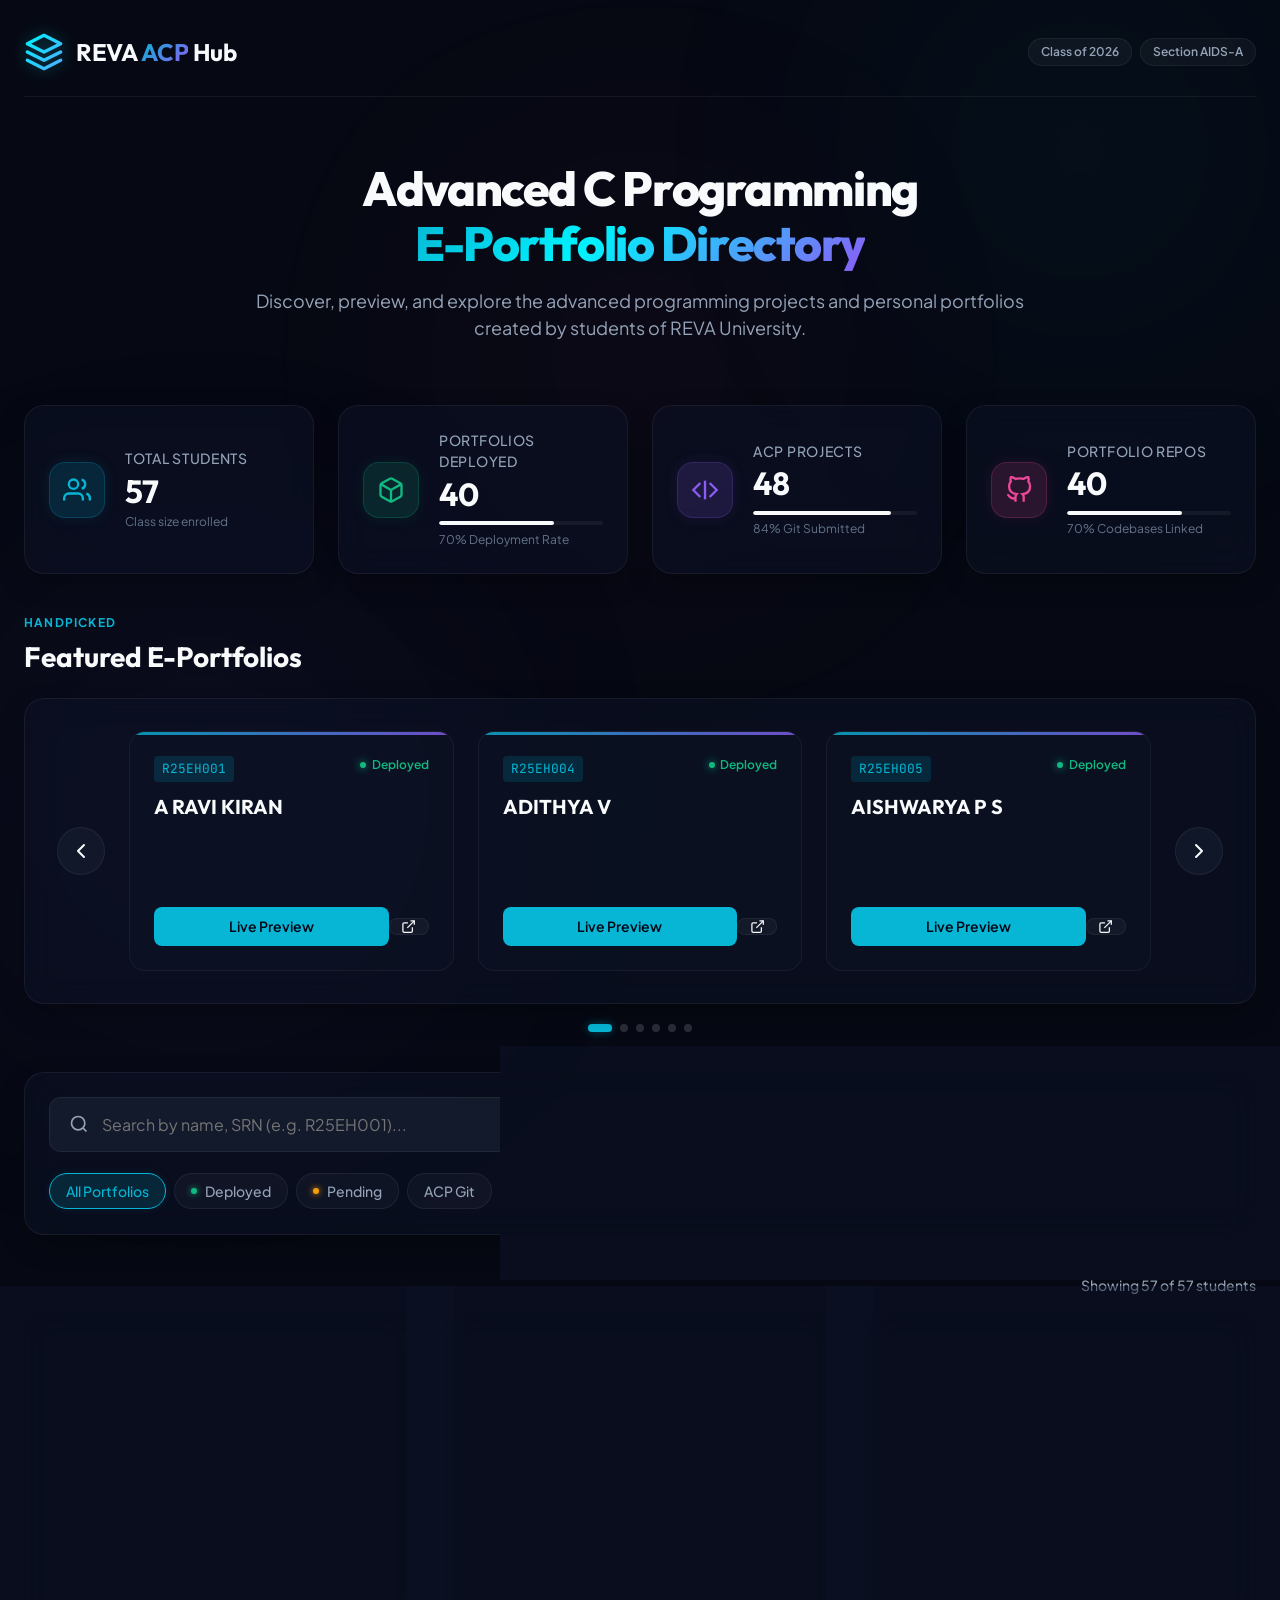
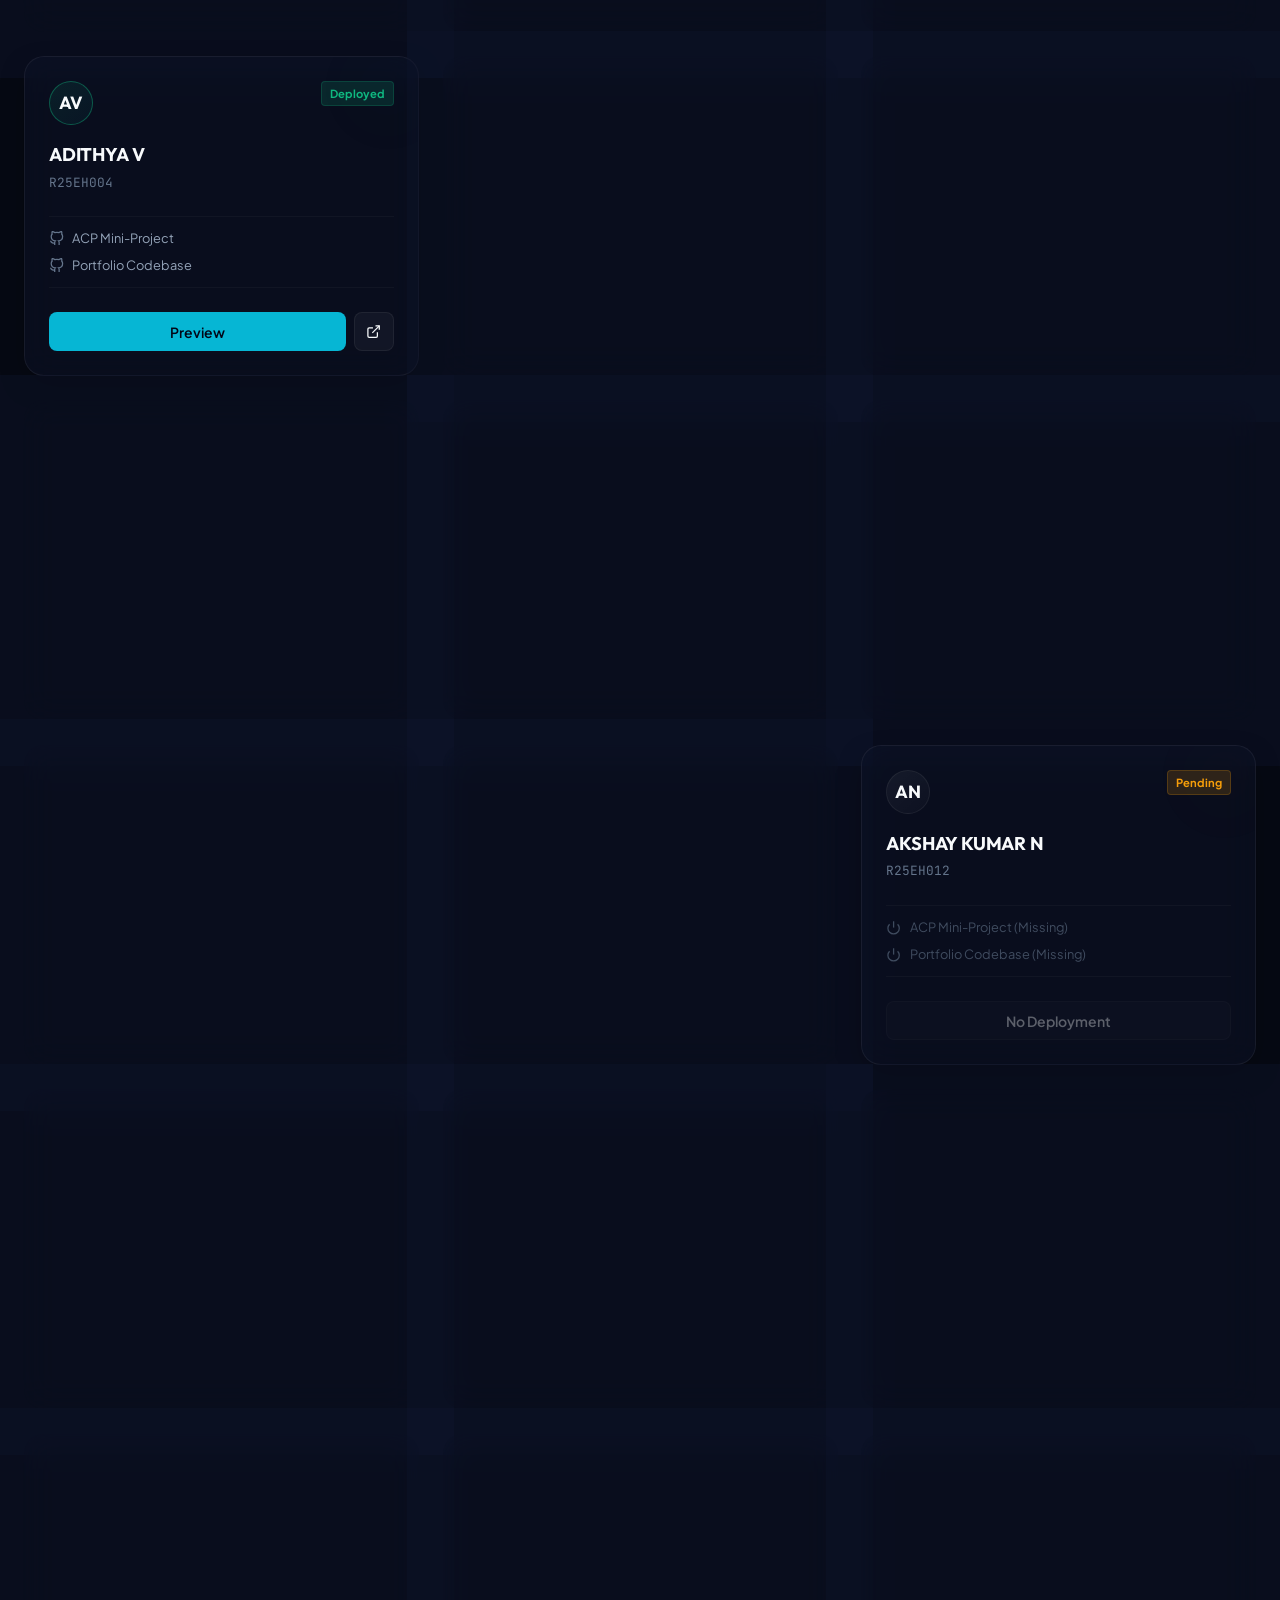
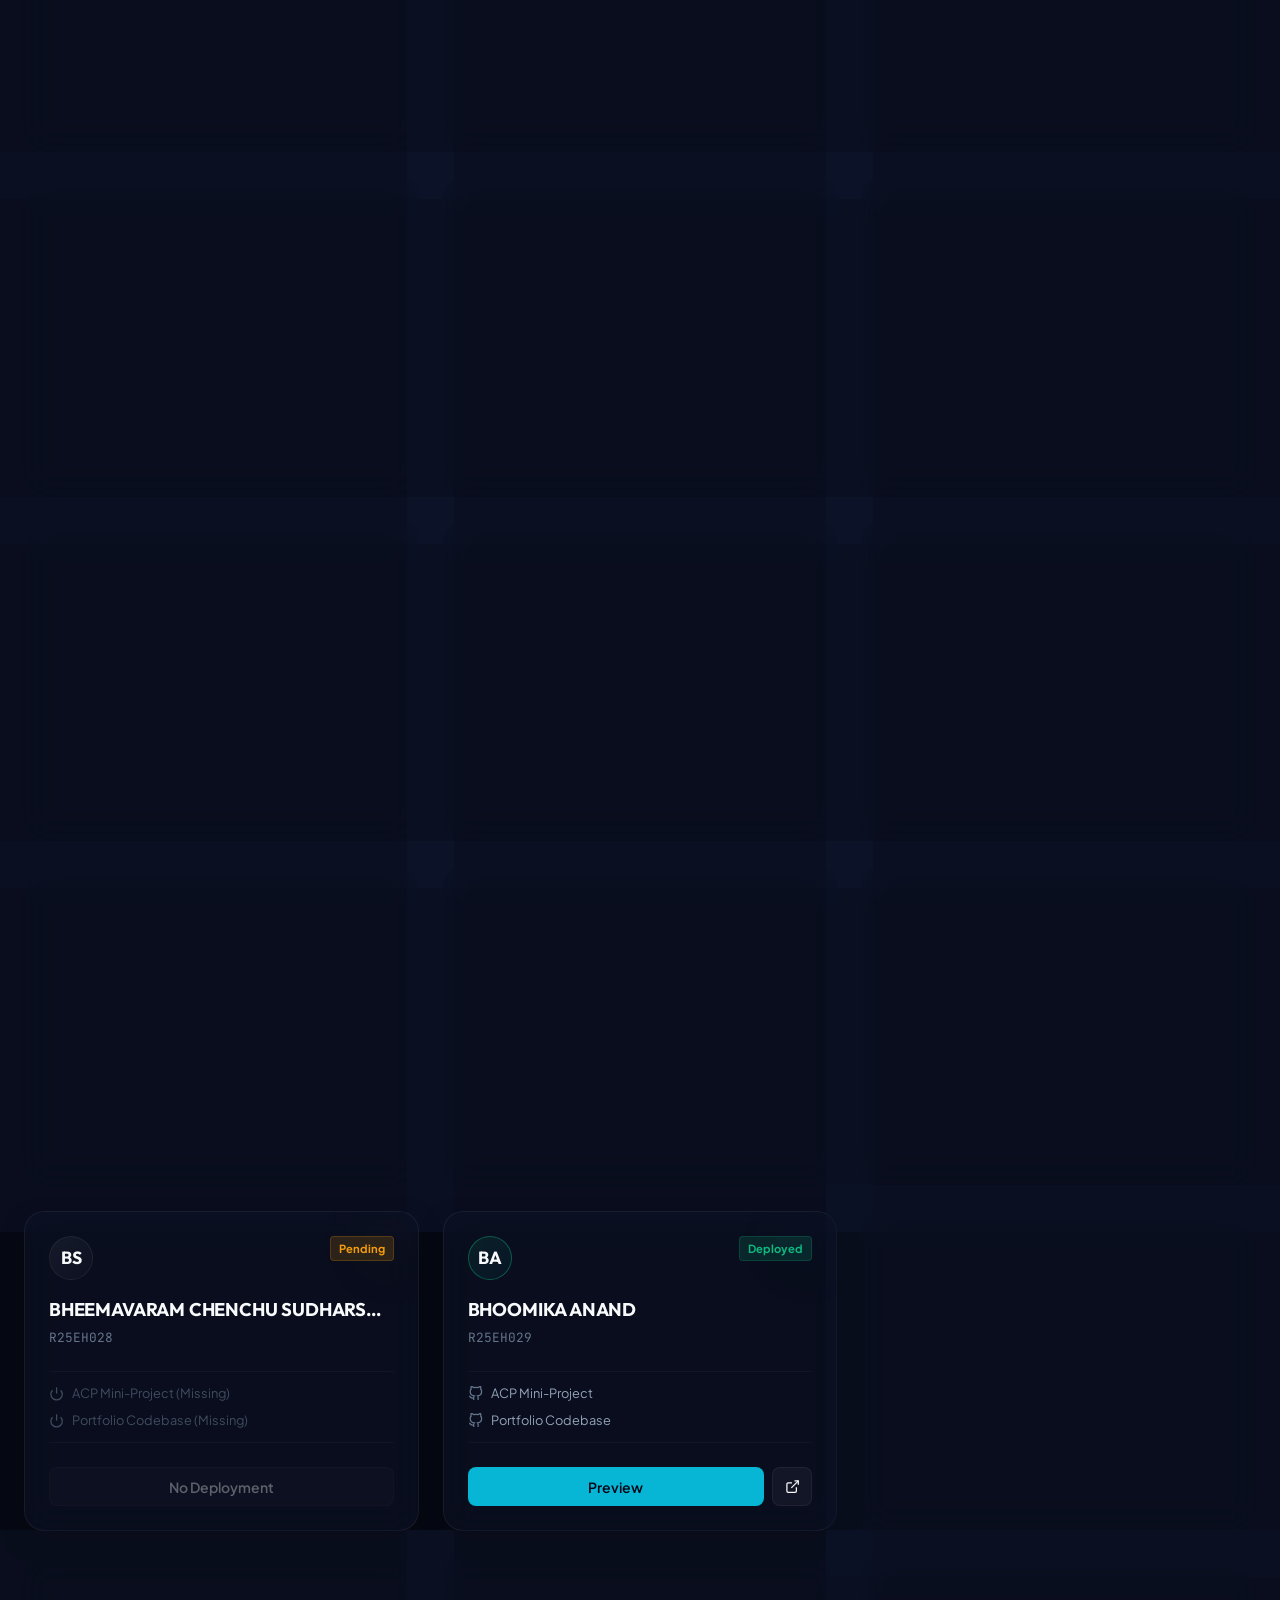
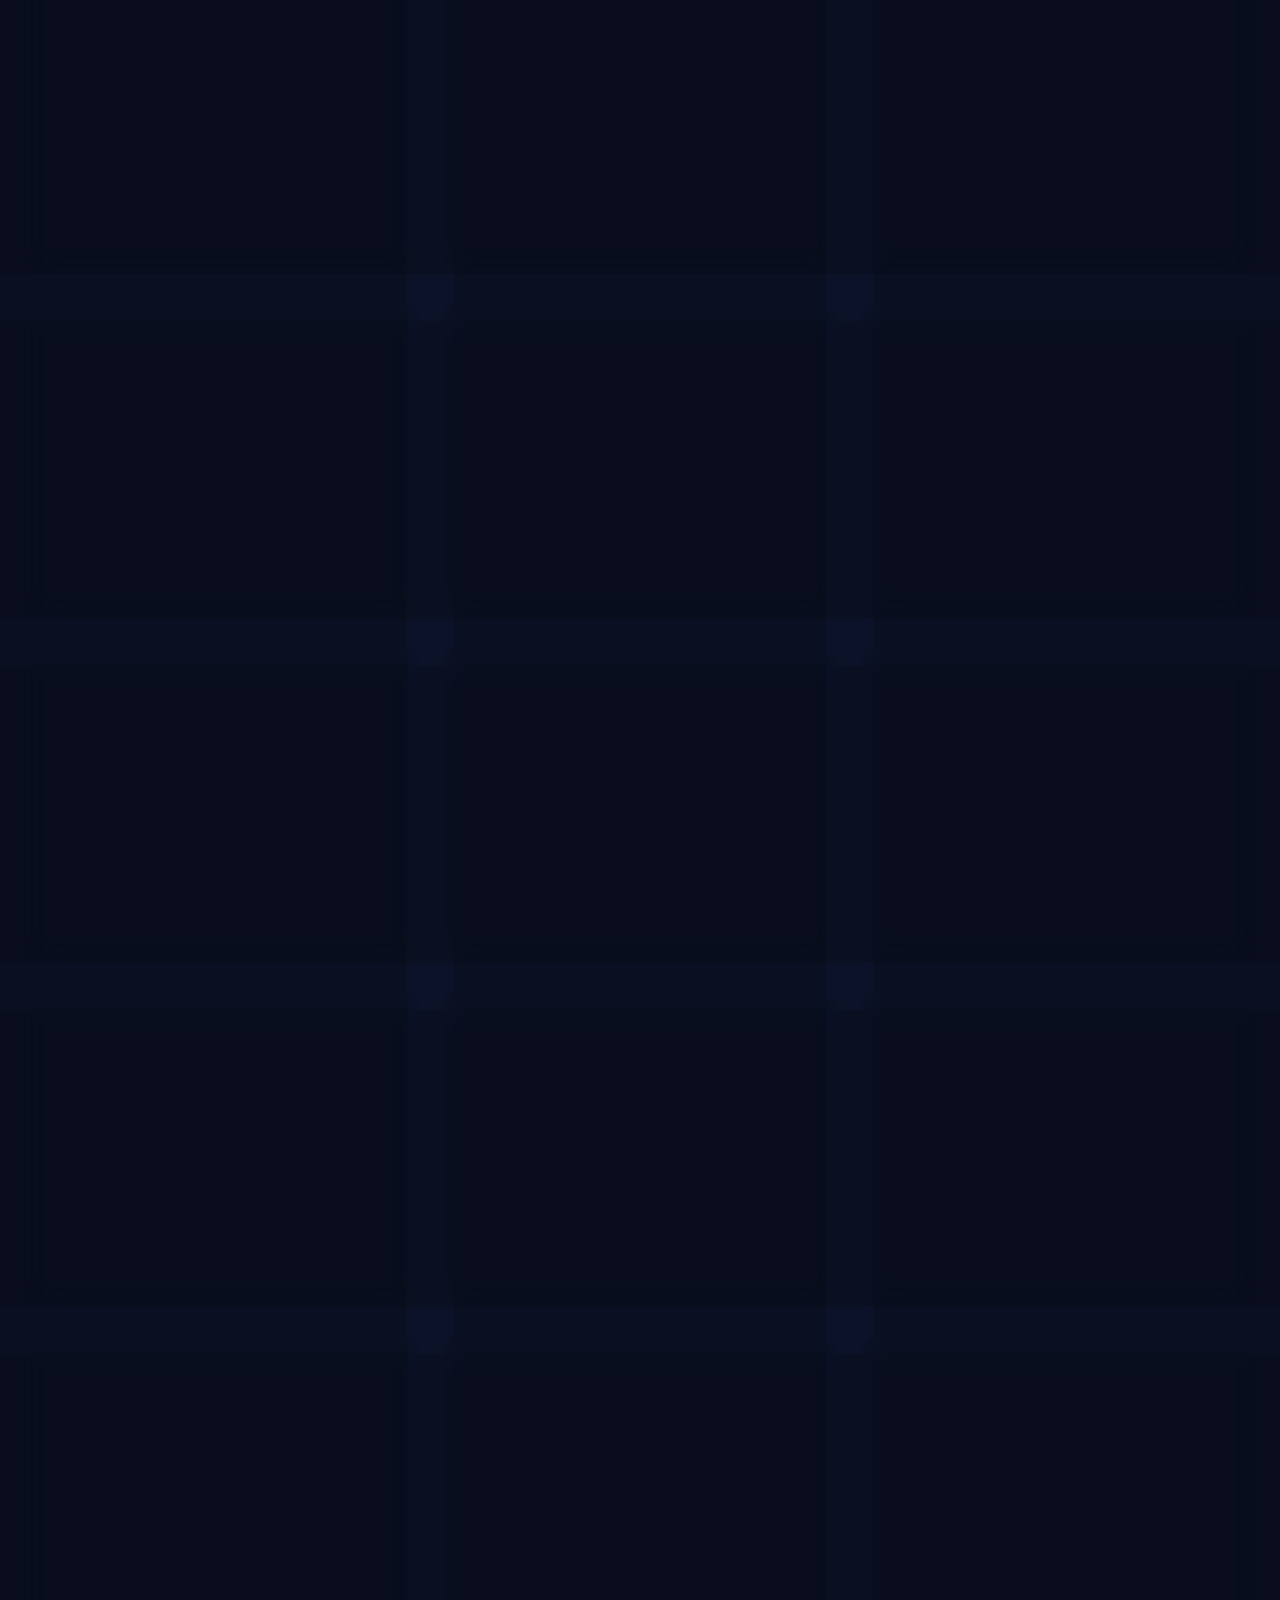
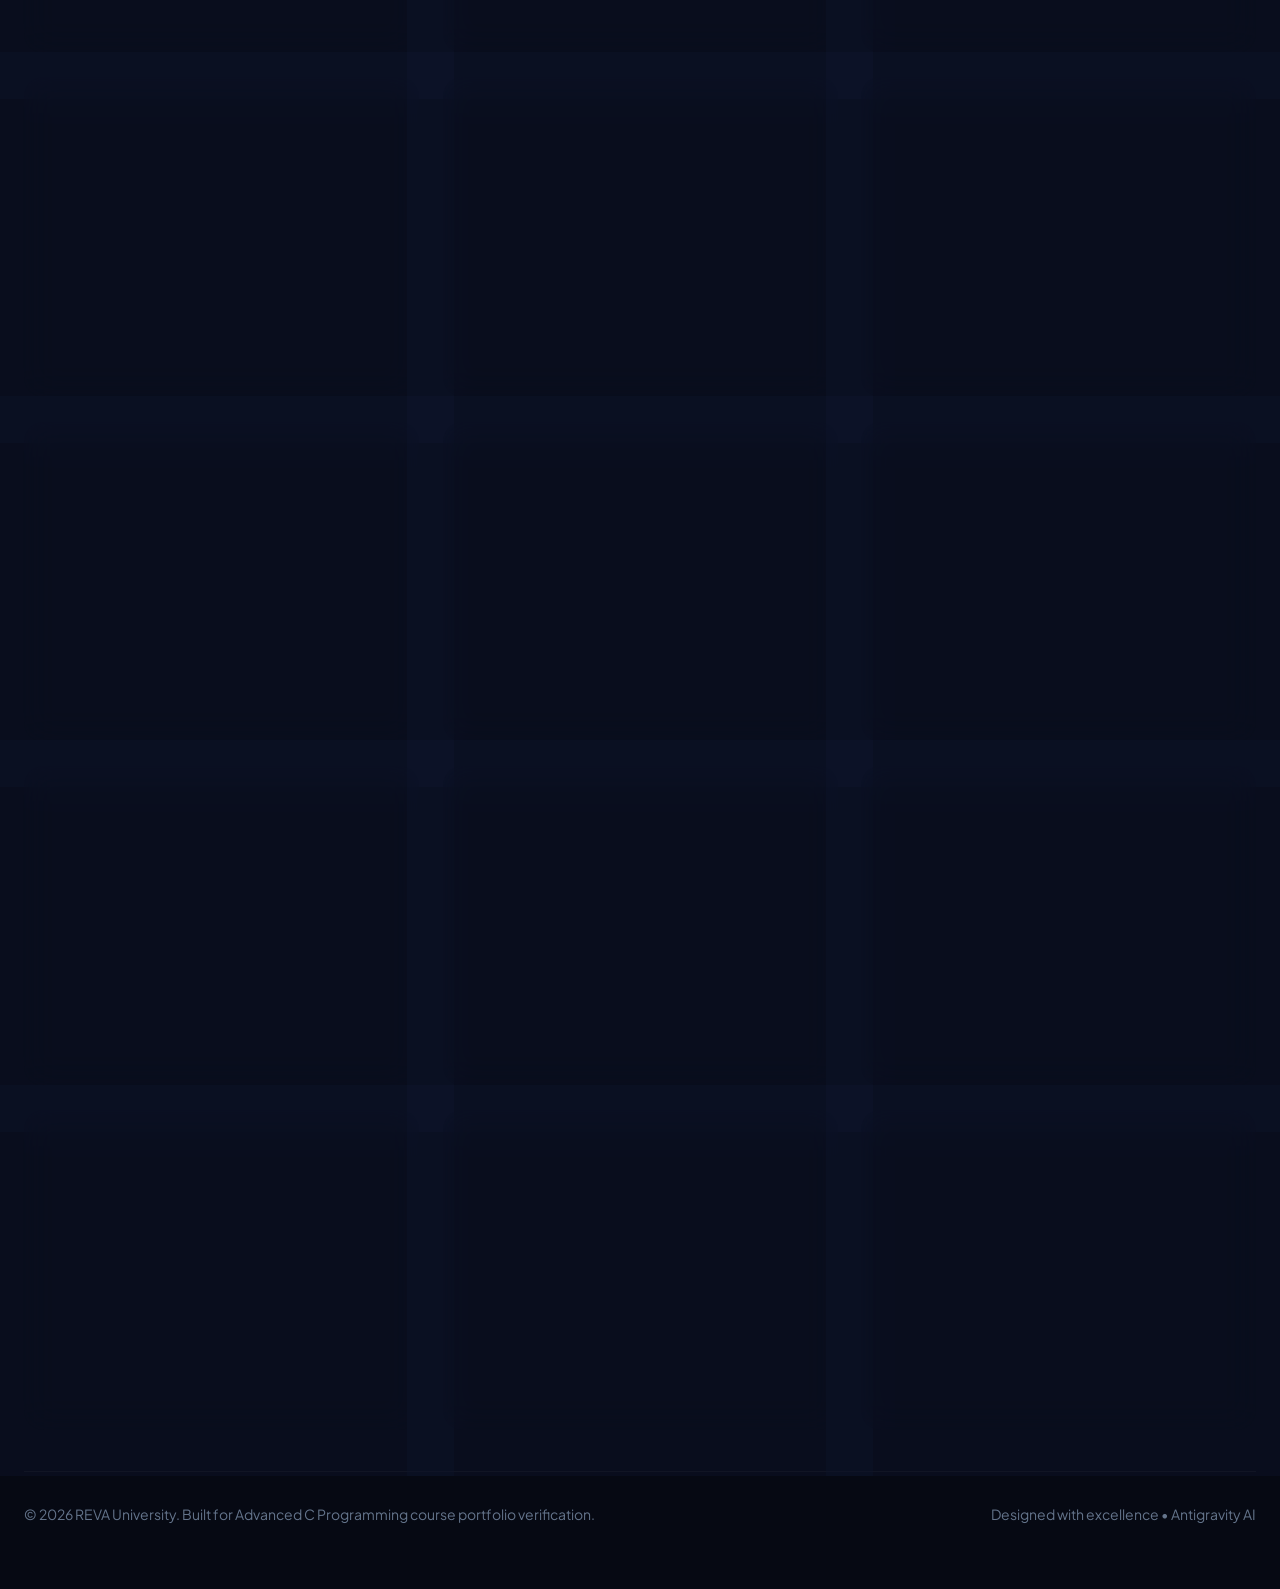
<file: index.html>
<!DOCTYPE html>
<html lang="en">
<head>
  <meta charset="UTF-8">
  <meta name="viewport" content="width=device-width, initial-scale=1.0">
  <title>REVA University • ACP Portfolio Hub</title>
  <!-- Google Fonts: Plus Jakarta Sans for UI, Outfit for Headings, JetBrains Mono for SRNs -->
  <link rel="preconnect" href="https://fonts.googleapis.com">
  <link rel="preconnect" href="https://fonts.gstatic.com" crossorigin>
  <link href="https://fonts.googleapis.com/css2?family=JetBrains+Mono:wght@400;500;700&family=Outfit:wght@300;400;500;600;700;800&family=Plus+Jakarta+Sans:wght@300;400;500;600;700;800&display=swap" rel="stylesheet">
  <link rel="stylesheet" href="styles.css">
</head>
<body>

  <!-- Background Decorative Glowing Blobs -->
  <div class="blob blob-1"></div>
  <div class="blob blob-2"></div>
  <div class="blob blob-3"></div>

  <div class="app-container">
    
    <!-- HEADER -->
    <header class="main-header">
      <div class="header-logo">
        <svg class="logo-icon" viewBox="0 0 24 24" fill="none" xmlns="http://www.w3.org/2000/svg">
          <path d="M12 2L2 7L12 12L22 7L12 2Z" stroke="url(#logoGrad)" stroke-width="2" stroke-linecap="round" stroke-linejoin="round"/>
          <path d="M2 17L12 22L22 17" stroke="url(#logoGrad)" stroke-width="2" stroke-linecap="round" stroke-linejoin="round"/>
          <path d="M2 12L12 17L22 12" stroke="url(#logoGrad)" stroke-width="2" stroke-linecap="round" stroke-linejoin="round"/>
          <defs>
            <linearGradient id="logoGrad" x1="2" y1="2" x2="22" y2="22" gradientUnits="userSpaceOnUse">
              <stop stop-color="#00F2FE"/>
              <stop offset="1" stop-color="#4FACFE"/>
            </linearGradient>
          </defs>
        </svg>
        <span class="logo-text">REVA <span class="logo-highlight">ACP</span> Hub</span>
      </div>
      
      <div class="header-meta">
        <span class="badge badge-meta">Class of 2026</span>
        <span class="badge badge-meta">Section AIDS-A</span>
      </div>
    </header>

    <!-- HERO / TITLE -->
    <section class="hero-section">
      <h1 class="hero-title">Advanced C Programming <br><span class="gradient-text">E-Portfolio Directory</span></h1>
      <p class="hero-subtitle">Discover, preview, and explore the advanced programming projects and personal portfolios created by students of REVA University.</p>
    </section>

    <!-- ANALYTICS DASHBOARD -->
    <section class="analytics-dashboard">
      <div class="stat-card glass-panel" id="stat-total-students">
        <div class="stat-icon-wrapper cyan-glow">
          <svg viewBox="0 0 24 24" fill="none" stroke="currentColor" stroke-width="2"><path d="M17 21v-2a4 4 0 0 0-4-4H5a4 4 0 0 0-4 4v2"/><circle cx="9" cy="7" r="4"/><path d="M23 21v-2a4 4 0 0 0-3-3.87"/><path d="M16 3.13a4 4 0 0 1 0 7.75"/></svg>
        </div>
        <div class="stat-details">
          <h3 class="stat-label">Total Students</h3>
          <p class="stat-value" id="val-total">55</p>
          <span class="stat-change">Class size enrolled</span>
        </div>
      </div>

      <div class="stat-card glass-panel" id="stat-portfolios-deployed">
        <div class="stat-icon-wrapper green-glow">
          <svg viewBox="0 0 24 24" fill="none" stroke="currentColor" stroke-width="2"><path d="M21 16V8a2 2 0 0 0-1-1.73l-7-4a2 2 0 0 0-2 0l-7 4A2 2 0 0 0 3 8v8a2 2 0 0 0 1 1.73l7 4a2 2 0 0 0 2 0l7-4A2 2 0 0 0 21 16z"/><polyline points="3.27 6.96 12 12.01 20.73 6.96"/><line x1="12" y1="22.08" x2="12" y2="12"/></svg>
        </div>
        <div class="stat-details">
          <h3 class="stat-label">Portfolios Deployed</h3>
          <p class="stat-value" id="val-deployed">0</p>
          <div class="stat-progress-bar-container">
            <div class="stat-progress-bar" id="bar-deployed" style="width: 0%"></div>
          </div>
          <span class="stat-change" id="text-deployed-pct">0% Deployment Rate</span>
        </div>
      </div>

      <div class="stat-card glass-panel" id="stat-acp-submitted">
        <div class="stat-icon-wrapper purple-glow">
          <svg viewBox="0 0 24 24" fill="none" stroke="currentColor" stroke-width="2"><polyline points="16 18 22 12 16 6"/><polyline points="8 6 2 12 8 18"/><line x1="12" y1="4" x2="12" y2="20"/></svg>
        </div>
        <div class="stat-details">
          <h3 class="stat-label">ACP Projects</h3>
          <p class="stat-value" id="val-acp">0</p>
          <div class="stat-progress-bar-container">
            <div class="stat-progress-bar" id="bar-acp" style="width: 0%"></div>
          </div>
          <span class="stat-change" id="text-acp-pct">0% Git Submitted</span>
        </div>
      </div>

      <div class="stat-card glass-panel" id="stat-portfolio-repos">
        <div class="stat-icon-wrapper pink-glow">
          <svg viewBox="0 0 24 24" fill="none" stroke="currentColor" stroke-width="2"><path d="M9 19c-5 1.5-5-2.5-7-3m14 6v-3.87a3.37 3.37 0 0 0-.94-2.61c3.14-.35 6.44-1.54 6.44-7A5.44 5.44 0 0 0 20 4.77 5.07 5.07 0 0 0 19.91 1S18.73.65 16 2.48a13.38 13.38 0 0 0-7 0C6.27.65 5.09 1 5.09 1A5.07 5.07 0 0 0 5 4.77a5.44 5.44 0 0 0-1.5 3.78c0 5.42 3.3 6.61 6.44 7A3.37 3.37 0 0 0 9 18.13V22"/></svg>
        </div>
        <div class="stat-details">
          <h3 class="stat-label">Portfolio Repos</h3>
          <p class="stat-value" id="val-repos">0</p>
          <div class="stat-progress-bar-container">
            <div class="stat-progress-bar" id="bar-repos" style="width: 0%"></div>
          </div>
          <span class="stat-change" id="text-repos-pct">0% Codebases Linked</span>
        </div>
      </div>
    </section>

    <!-- FEATURED CAROUSEL SECTION -->
    <section class="carousel-section">
      <div class="section-title-wrapper">
        <div class="section-title-tag">Handpicked</div>
        <h2 class="section-title">Featured E-Portfolios</h2>
      </div>
      
      <div class="carousel-container glass-panel">
        <button class="carousel-nav btn-prev" aria-label="Previous portfolio">
          <svg viewBox="0 0 24 24" fill="none" stroke="currentColor" stroke-width="2" stroke-linecap="round" stroke-linejoin="round"><polyline points="15 18 9 12 15 6"/></svg>
        </button>
        
        <div class="carousel-track-wrapper">
          <div class="carousel-track" id="carousel-track">
            <div class="carousel-loading">
              <div class="spinner"></div>
              <span>Curating portfolios...</span>
            </div>
          </div>
        </div>
        
        <button class="carousel-nav btn-next" aria-label="Next portfolio">
          <svg viewBox="0 0 24 24" fill="none" stroke="currentColor" stroke-width="2" stroke-linecap="round" stroke-linejoin="round"><polyline points="9 18 15 12 9 6"/></svg>
        </button>
      </div>
      
      <div class="carousel-indicators" id="carousel-indicators"></div>
    </section>

    <!-- CONTROL / FILTER BAR -->
    <section class="controls-section glass-panel">
      <div class="search-box">
        <svg class="search-icon" viewBox="0 0 24 24" fill="none" stroke="currentColor" stroke-width="2"><circle cx="11" cy="11" r="8"/><line x1="21" y1="21" x2="16.65" y2="16.65"/></svg>
        <input type="text" id="search-input" placeholder="Search by name, SRN (e.g. R25EH001)...">
      </div>

      <div class="filter-controls">
        <div class="filter-group" id="filter-chips">
          <button class="chip active" data-filter="all">All Portfolios</button>
          <button class="chip" data-filter="deployed">
            <span class="dot dot-green"></span>Deployed
          </button>
          <button class="chip" data-filter="pending">
            <span class="dot dot-amber"></span>Pending
          </button>
          <button class="chip" data-filter="acp">ACP Git</button>
          <button class="chip" data-filter="portfolio">Portfolio Git</button>
        </div>
        
        <div class="sort-wrapper">
          <label for="sort-select" class="sort-label">Sort By</label>
          <select id="sort-select" class="select-dropdown">
            <option value="srn-asc">SRN (Ascending)</option>
            <option value="name-asc">Name (A - Z)</option>
            <option value="name-desc">Name (Z - A)</option>
          </select>
        </div>
      </div>
    </section>

    <!-- SHOWCASE GRID -->
    <section class="grid-section">
      <div class="grid-header">
        <span class="grid-count" id="grid-count">Showing 0 of 55 students</span>
      </div>
      
      <div class="portfolios-grid" id="portfolios-grid">
        <div class="grid-loading">
          <div class="spinner"></div>
          <span>Loading portfolio directory...</span>
        </div>
      </div>
      
      <div class="empty-state hidden" id="empty-state">
        <svg class="empty-icon" viewBox="0 0 24 24" fill="none" stroke="currentColor" stroke-width="1.5"><circle cx="12" cy="12" r="10"/><line x1="12" y1="8" x2="12" y2="12"/><line x1="12" y1="16" x2="12.01" y2="16"/></svg>
        <h3>No Portfolios Found</h3>
        <p>Try refining your search terms or selecting a different filter.</p>
        <button class="btn btn-primary" id="btn-reset-filters">Reset All Filters</button>
      </div>
    </section>

    <!-- FOOTER -->
    <footer class="main-footer">
      <p class="footer-copy">© 2026 REVA University. Built for Advanced C Programming course portfolio verification.</p>
      <p class="footer-credit">Designed with excellence • Antigravity AI</p>
    </footer>

  </div>

  <!-- LIVE PREVIEW DRAWER / MODAL -->
  <div class="preview-modal" id="preview-modal">
    <div class="preview-backdrop" id="preview-backdrop"></div>
    <div class="preview-content-wrapper">
      
      <div class="preview-modal-header">
        <div class="student-info-meta">
          <div class="student-avatar" id="preview-avatar">AK</div>
          <div>
            <h4 class="student-preview-name" id="preview-student-name">Student Name</h4>
            <span class="student-preview-srn" id="preview-student-srn">R25EH001</span>
          </div>
        </div>
        
        <div class="preview-actions">
          <div class="device-toggles">
            <button class="btn-device active" data-device="desktop" title="Desktop View">
              <svg viewBox="0 0 24 24" fill="none" stroke="currentColor" stroke-width="2"><rect x="2" y="3" width="20" height="14" rx="2" ry="2"/><line x1="8" y1="21" x2="16" y2="21"/><line x1="12" y1="17" x2="12" y2="21"/></svg>
            </button>
            <button class="btn-device" data-device="tablet" title="Tablet View">
              <svg viewBox="0 0 24 24" fill="none" stroke="currentColor" stroke-width="2"><rect x="4" y="2" width="16" height="20" rx="2" ry="2"/><line x1="12" y1="18" x2="12.01" y2="18"/></svg>
            </button>
            <button class="btn-device" data-device="mobile" title="Mobile View">
              <svg viewBox="0 0 24 24" fill="none" stroke="currentColor" stroke-width="2"><rect x="5" y="2" width="14" height="20" rx="2" ry="2"/><line x1="12" y1="19" x2="12.01" y2="19"/></svg>
            </button>
          </div>
          
          <a href="#" target="_blank" class="btn btn-secondary btn-icon" id="preview-btn-external" title="Open in new tab">
            <svg viewBox="0 0 24 24" fill="none" stroke="currentColor" stroke-width="2"><path d="M18 13v6a2 2 0 0 1-2 2H5a2 2 0 0 1-2-2V8a2 2 0 0 1 2-2h6"/><polyline points="15 3 21 3 21 9"/><line x1="10" y1="14" x2="21" y2="3"/></svg>
            <span>Open Link</span>
          </a>
          
          <button class="btn btn-secondary btn-icon" id="preview-btn-copy" title="Copy Link">
            <svg viewBox="0 0 24 24" fill="none" stroke="currentColor" stroke-width="2"><rect x="9" y="9" width="13" height="13" rx="2" ry="2"/><path d="M5 15H4a2 2 0 0 1-2-2V4a2 2 0 0 1 2-2h9a2 2 0 0 1 2 2v1"/></svg>
            <span id="copy-btn-text">Copy Link</span>
          </button>
          
          <button class="btn-close-modal" id="preview-btn-close" aria-label="Close Preview">
            <svg viewBox="0 0 24 24" fill="none" stroke="currentColor" stroke-width="2"><line x1="18" y1="6" x2="6" y2="18"/><line x1="6" y1="6" x2="18" y2="18"/></svg>
          </button>
        </div>
      </div>

      <div class="preview-modal-body">
        <div class="device-viewport desktop-mode" id="device-viewport">
          
          <div class="browser-chrome">
            <div class="chrome-dots">
              <span class="chrome-dot red"></span>
              <span class="chrome-dot yellow"></span>
              <span class="chrome-dot green"></span>
            </div>
            <div class="chrome-address-bar">
              <svg class="lock-icon" viewBox="0 0 24 24" fill="none" stroke="currentColor" stroke-width="2"><rect x="3" y="11" width="18" height="11" rx="2" ry="2"/><path d="M7 11V7a5 5 0 0 1 10 0v4"/></svg>
              <span class="address-text" id="chrome-address-text">https://loading-portfolio.vercel.app</span>
            </div>
          </div>

          <div class="iframe-wrapper">
            <div class="iframe-loader" id="iframe-loader">
              <div class="spinner"></div>
              <span>Securing connection to Vercel...</span>
            </div>
            <iframe id="preview-iframe" src="about:blank" title="Student Portfolio Live View"></iframe>
          </div>

          <div class="iframe-fallback hidden" id="iframe-fallback">
            <div class="fallback-card glass-panel">
              <div class="fallback-icon">
                <svg viewBox="0 0 24 24" fill="none" stroke="currentColor" stroke-width="2"><path d="M10.29 3.86L1.82 18a2 2 0 0 0 1.71 3h16.94a2 2 0 0 0 1.71-3L13.71 3.86a2 2 0 0 0-3.42 0z"/><line x1="12" y1="9" x2="12" y2="13"/><line x1="12" y1="17" x2="12.01" y2="17"/></svg>
              </div>
              <h3>Unable to Embed Portfolio</h3>
              <p>For security reasons, this portfolio does not allow embedding within other websites (X-Frame-Options or Content Security Policy restriction).</p>
              <p class="sub-text">You can still open and explore the student's portfolio website directly in a new browser window.</p>
              <a href="#" target="_blank" class="btn btn-primary" id="fallback-external-btn">
                <span>Visit Student's Portfolio</span>
                <svg viewBox="0 0 24 24" fill="none" stroke="currentColor" stroke-width="2"><path d="M18 13v6a2 2 0 0 1-2 2H5a2 2 0 0 1-2-2V8a2 2 0 0 1 2-2h6"/><polyline points="15 3 21 3 21 9"/><line x1="10" y1="14" x2="21" y2="3"/></svg>
              </a>
            </div>
          </div>
          
        </div>
      </div>
      
    </div>
  </div>

  <script src="app.js"></script>
</body>
</html>
</file>
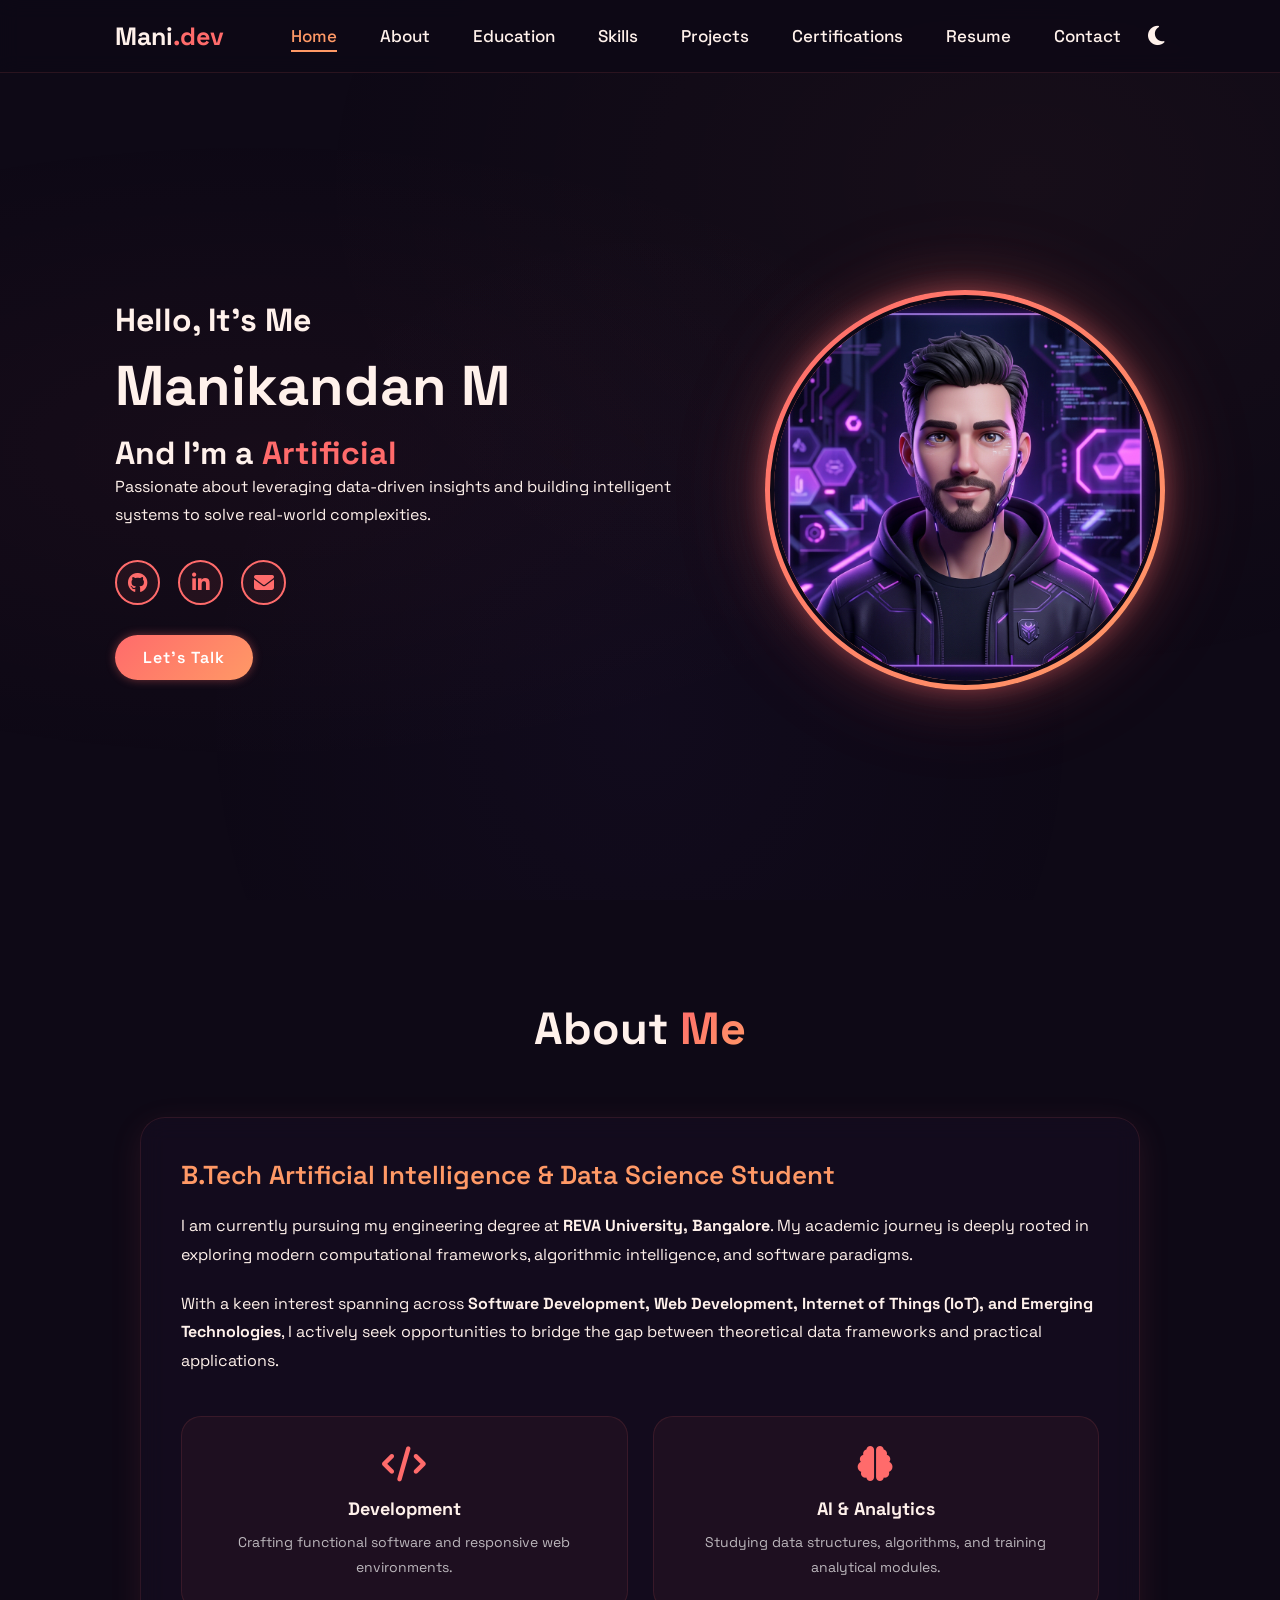
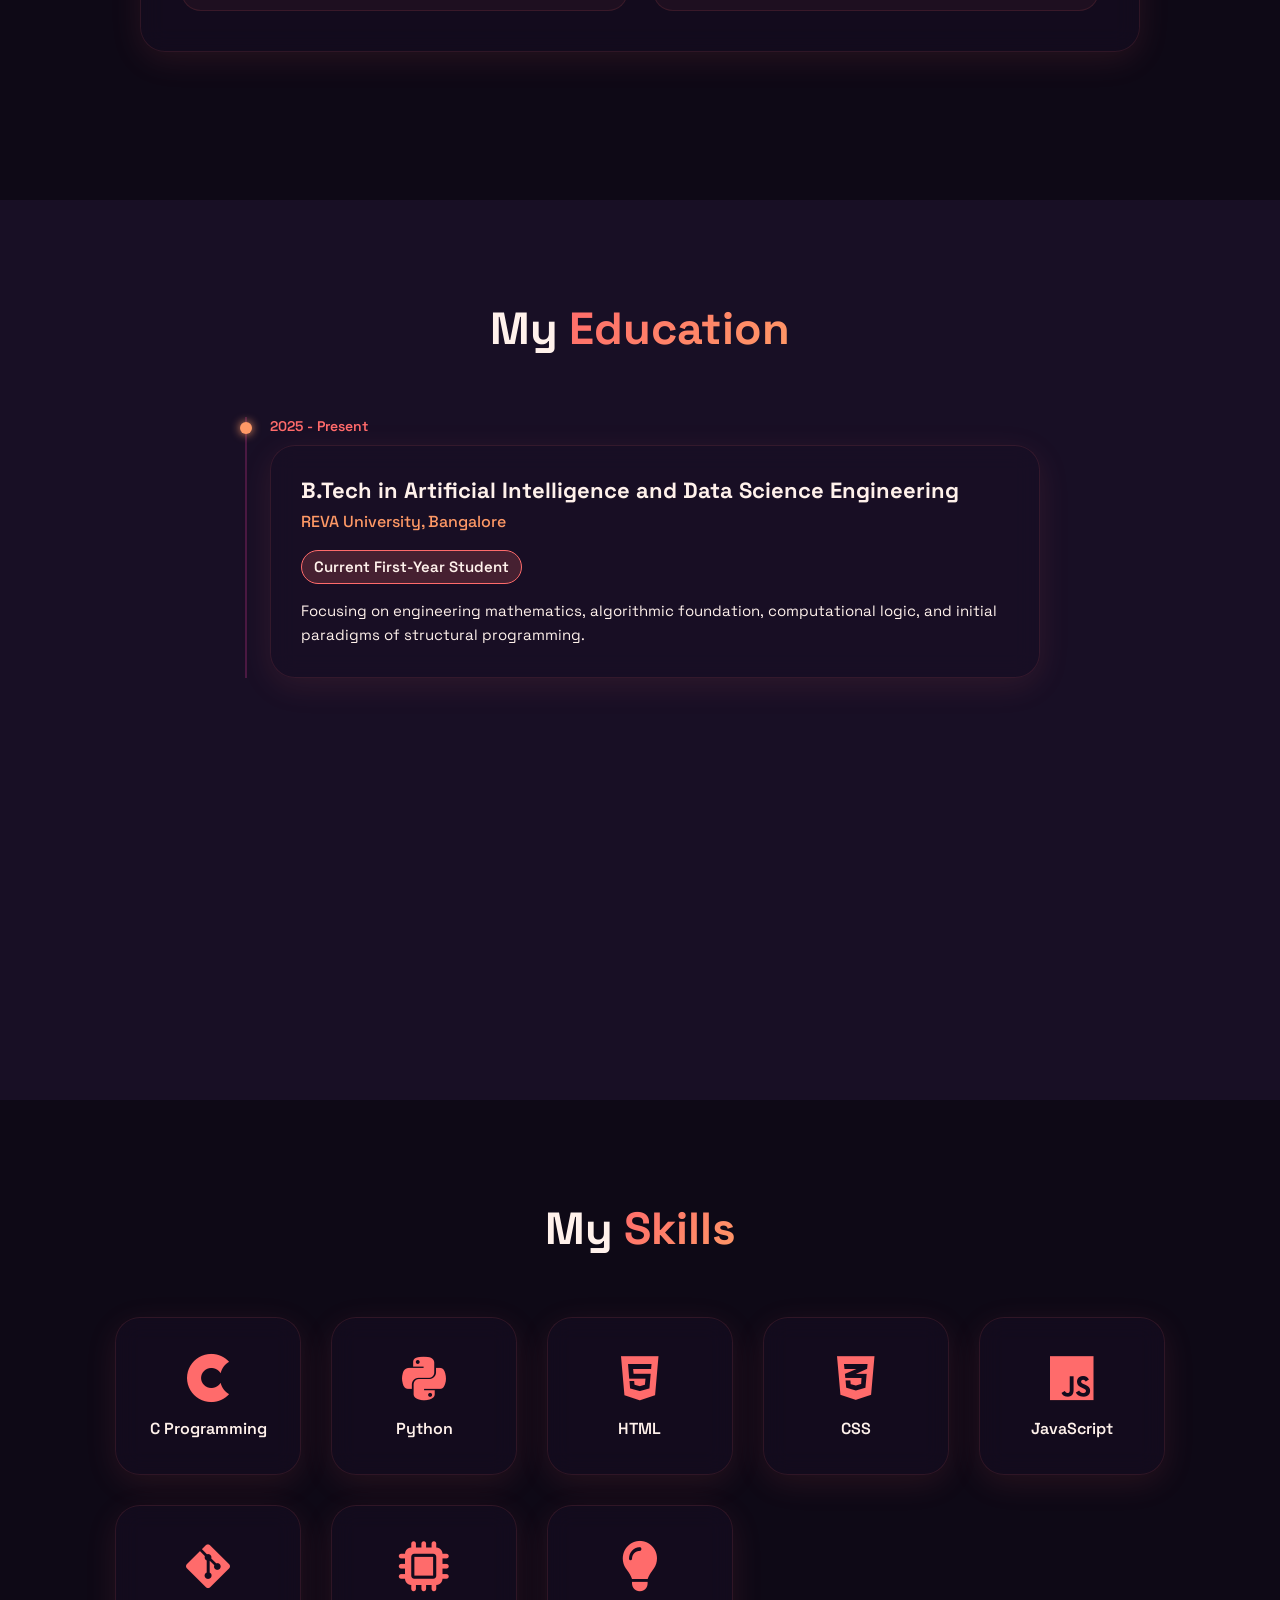
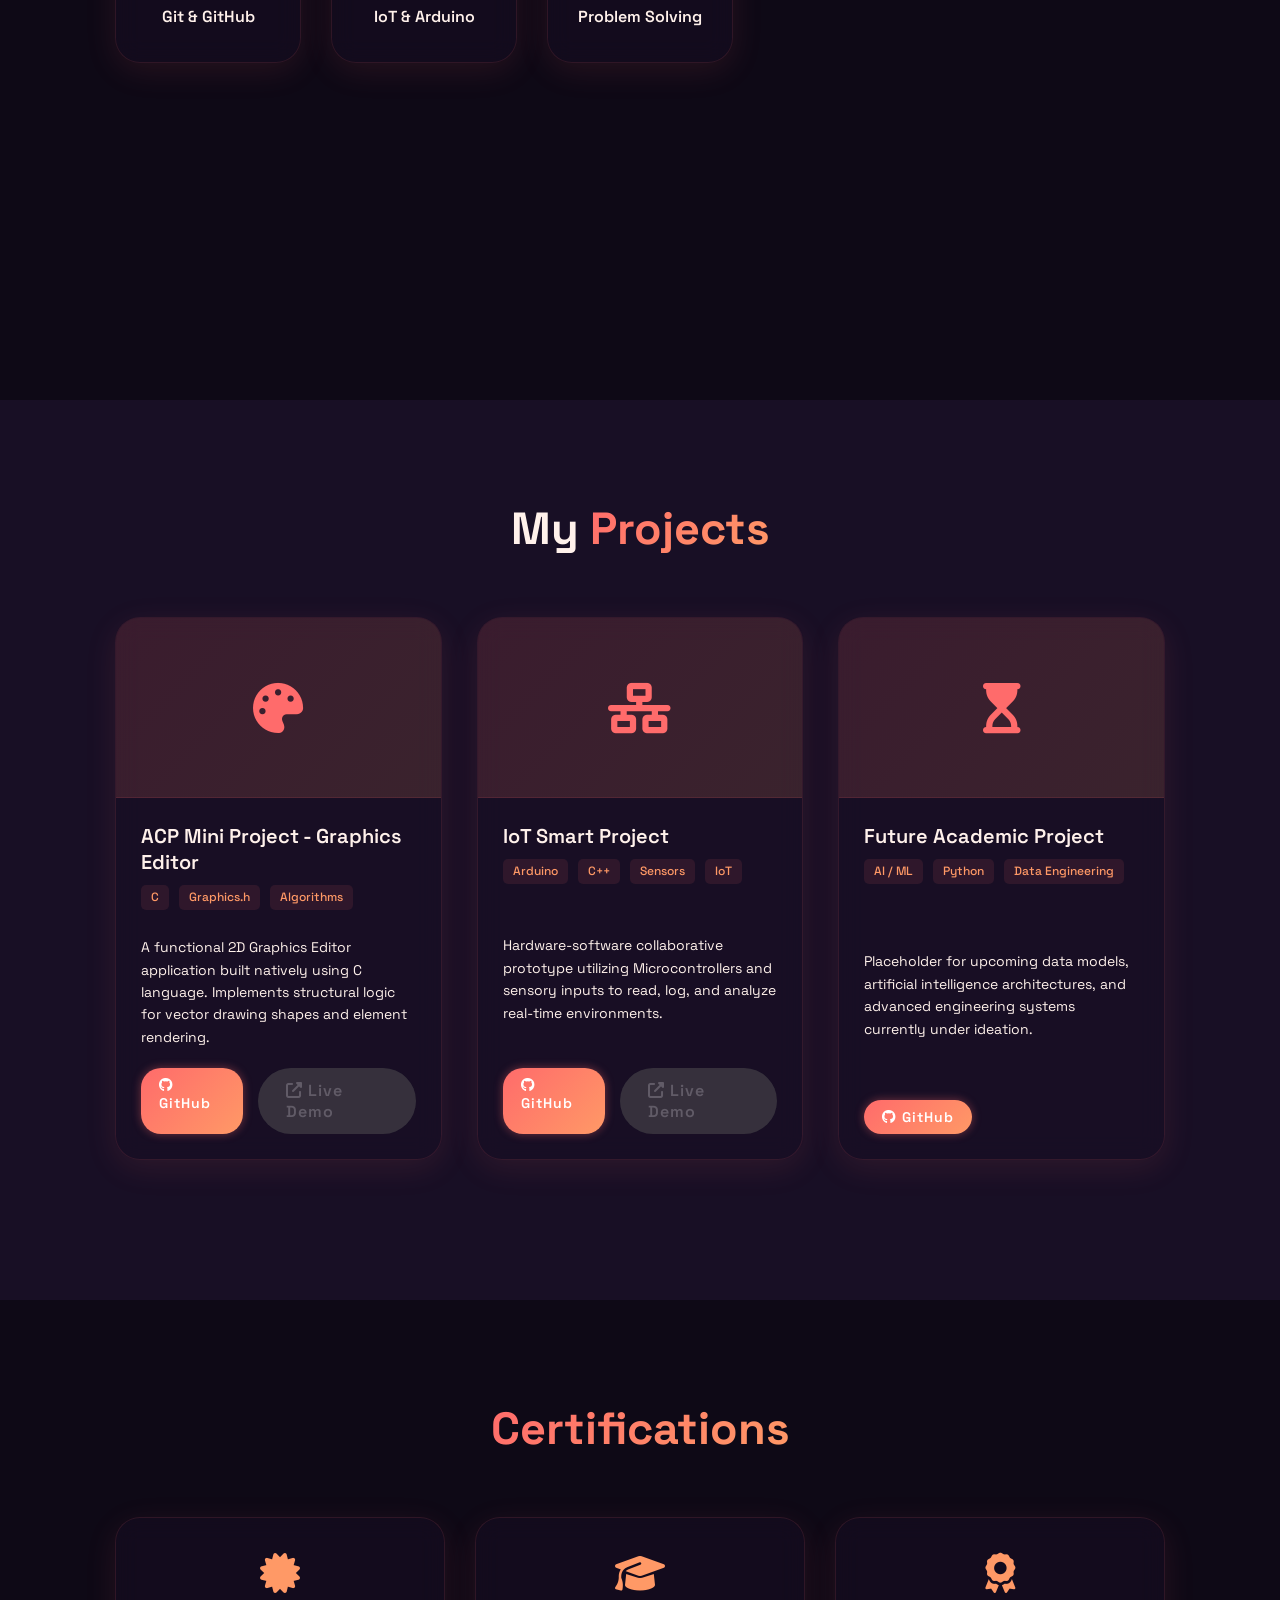
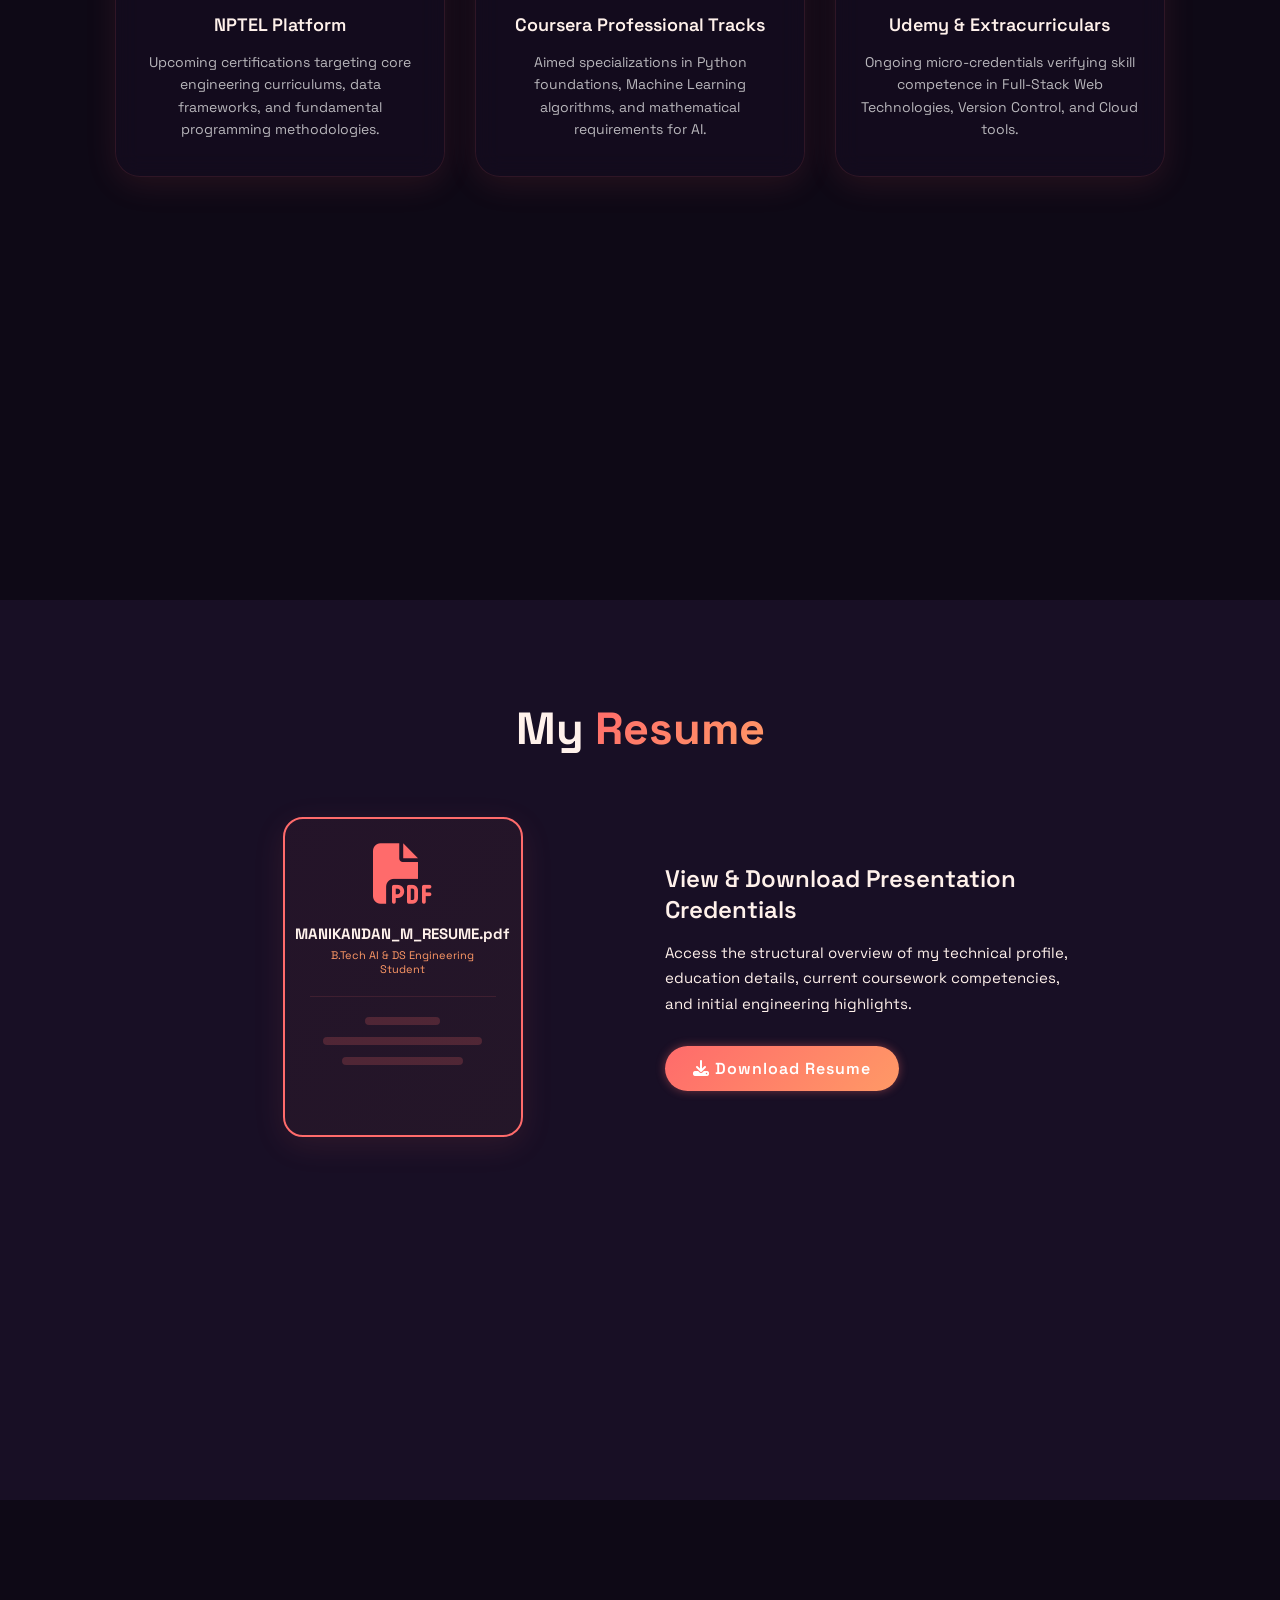
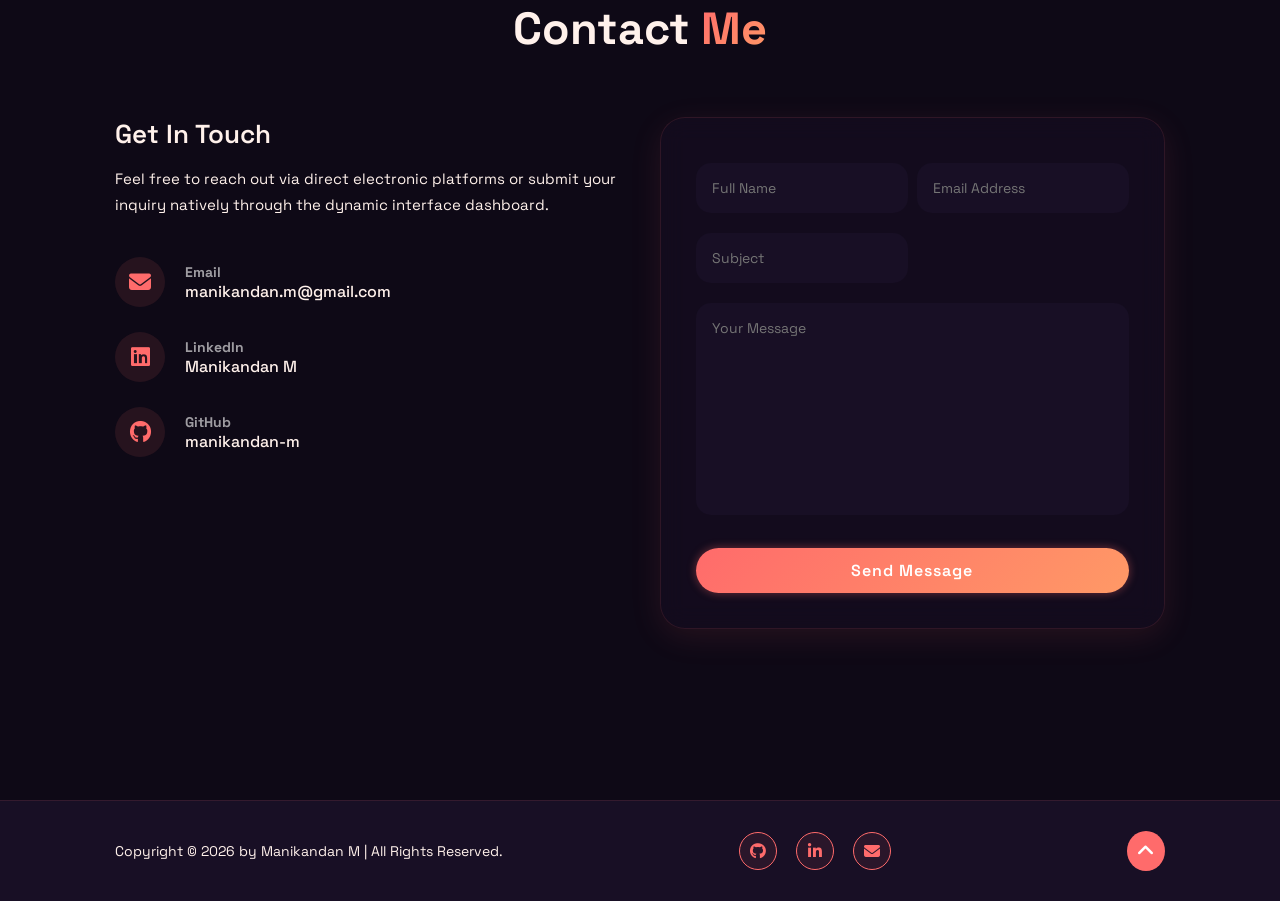
<file: manikandan-m-portfolio/index.html>
<!DOCTYPE html>
<html lang="en" data-theme="dark">
<head>
    <meta charset="UTF-8">
    <meta name="viewport" content="width=device-width, initial-scale=1.0">
    <meta name="description" content="Portfolio of Manikandan M - B.Tech Artificial Intelligence and Data Science Engineering Student at REVA University.">
    <meta name="keywords" content="Manikandan M, Portfolio, AI & DS, REVA University, Software Developer, Web Development">
    <meta name="author="Manikandan M">
    <title>Manikandan M | Portfolio</title>
    
    <link rel="preconnect" href="https://fonts.googleapis.com">
    <link rel="preconnect" href="https://fonts.gstatic.com" crossorigin>
    <link href="https://fonts.googleapis.com/css2?family=Space+Grotesk:wght@300;400;500;600;700&display=swap" rel="stylesheet">
    
    <link rel="stylesheet" href="https://cdnjs.cloudflare.com/ajax/libs/font-awesome/6.4.0/css/all.min.css">
    
    <link rel="stylesheet" href="style.css">
</head>
<body>

    <div id="preloader">
        <div class="loader">
            <div class="spinner"></div>
            <p>Loading Experience...</p>
        </div>
    </div>

    <header class="header">
        <a href="#home" class="logo">Mani<span>.dev</span></a>
        
        <nav class="navbar">
            <a href="#home" class="nav-link active">Home</a>
            <a href="#about" class="nav-link">About</a>
            <a href="#education" class="nav-link">Education</a>
            <a href="#skills" class="nav-link">Skills</a>
            <a href="#projects" class="nav-link">Projects</a>
            <a href="#certifications" class="nav-link">Certifications</a>
            <a href="#resume" class="nav-link">Resume</a>
            <a href="#contact" class="nav-link">Contact</a>
        </nav>

        <div class="header-actions">
            <button id="theme-toggle" aria-label="Toggle Theme">
                <i class="fas fa-moon"></i>
            </button>
            <div class="menu-icon" id="menu-icon">
                <i class="fas fa-bars"></i>
            </div>
        </div>
    </header>

    <section class="home" id="home">
        <div class="home-content reveal">
            <h3>Hello, It's Me</h3>
            <h1>Manikandan M</h1>
            <h3>And I'm a <span class="typing-text"></span></h3>
            <p>Passionate about leveraging data-driven insights and building intelligent systems to solve real-world complexities.</p>
            <div class="social-medias">
                <a href="https://github.com/manikandan-m" target="_blank" aria-label="GitHub"><i class="fab fa-github"></i></a>
                <a href="https://www.linkedin.com/in/manikandan-m" target="_blank" aria-label="LinkedIn"><i class="fab fa-linkedin-in"></i></a>
                <a href="mailto:manikandan.m@gmail.com" aria-label="Email"><i class="fas fa-envelope"></i></a>
            </div>
            <a href="#contact" class="btn">Let's Talk</a>
        </div>
        <div class="home-img reveal">
            <div class="img-box">
                <img src="pfp.jpg.jpeg" alt="Manikandan M Profile Picture">
            </div>
        </div>
    </section>

    <section class="about" id="about">
        <h2 class="heading reveal">About <span>Me</span></h2>
        <div class="about-container reveal">
            <div class="about-content">
                <h3>B.Tech Artificial Intelligence & Data Science Student</h3>
                <p>I am currently pursuing my engineering degree at <strong>REVA University, Bangalore</strong>. My academic journey is deeply rooted in exploring modern computational frameworks, algorithmic intelligence, and software paradigms.</p>
                <p>With a keen interest spanning across <strong>Software Development, Web Development, Internet of Things (IoT), and Emerging Technologies</strong>, I actively seek opportunities to bridge the gap between theoretical data frameworks and practical applications.</p>
                <div class="about-cards">
                    <div class="about-card">
                        <i class="fas fa-code"></i>
                        <h4>Development</h4>
                        <p>Crafting functional software and responsive web environments.</p>
                    </div>
                    <div class="about-card">
                        <i class="fas fa-brain"></i>
                        <h4>AI & Analytics</h4>
                        <p>Studying data structures, algorithms, and training analytical modules.</p>
                    </div>
                </div>
            </div>
        </div>
    </section>

    <section class="education" id="education">
        <h2 class="heading reveal">My <span>Education</span></h2>
        <div class="education-timeline reveal">
            <div class="timeline-item">
                <div class="timeline-dot"></div>
                <div class="timeline-date">2025 - Present</div>
                <div class="timeline-content">
                    <h3>B.Tech in Artificial Intelligence and Data Science Engineering</h3>
                    <p class="institution">REVA University, Bangalore</p>
                    <p class="status-tag">Current First-Year Student</p>
                    <p>Focusing on engineering mathematics, algorithmic foundation, computational logic, and initial paradigms of structural programming.</p>
                </div>
            </div>
        </div>
    </section>

    <section class="skills" id="skills">
        <h2 class="heading reveal">My <span>Skills</span></h2>
        <div class="skills-container reveal">
            <div class="skill-box">
                <i class="fab fa-cuttlefish"></i>
                <h3>C Programming</h3>
            </div>
            <div class="skill-box">
                <i class="fab fa-python"></i>
                <h3>Python</h3>
            </div>
            <div class="skill-box">
                <i class="fab fa-html5"></i>
                <h3>HTML</h3>
            </div>
            <div class="skill-box">
                <i class="fab fa-css3-alt"></i>
                <h3>CSS</h3>
            </div>
            <div class="skill-box">
                <i class="fab fa-js"></i>
                <h3>JavaScript</h3>
            </div>
            <div class="skill-box">
                <i class="fab fa-git-alt"></i>
                <h3>Git & GitHub</h3>
            </div>
            <div class="skill-box">
                <i class="fas fa-microchip"></i>
                <h3>IoT & Arduino</h3>
            </div>
            <div class="skill-box">
                <i class="fas fa-lightbulb"></i>
                <h3>Problem Solving</h3>
            </div>
        </div>
    </section>

    <section class="projects" id="projects">
        <h2 class="heading reveal">My <span>Projects</span></h2>
        <div class="projects-grid reveal">
            
            <div class="project-card">
                <div class="project-img-placeholder">
                    <i class="fas fa-palette"></i>
                </div>
                <div class="project-info">
                    <h3>ACP Mini Project - Graphics Editor</h3>
                    <p class="tech-stack"><span>C</span> <span>Graphics.h</span> <span>Algorithms</span></p>
                    <p>A functional 2D Graphics Editor application built natively using C language. Implements structural logic for vector drawing shapes and element rendering.</p>
                    <div class="project-links">
                        <a href="https://github.com/manikandan-m/GraphicsEditor" target="_blank" class="btn project-btn"><i class="fab fa-github"></i> GitHub</a>
                        <span class="btn btn-disabled"><i class="fas fa-external-link-alt"></i> Live Demo</span>
                    </div>
                </div>
            </div>

            <div class="project-card">
                <div class="project-img-placeholder">
                    <i class="fas fa-network-wired"></i>
                </div>
                <div class="project-info">
                    <h3>IoT Smart Project</h3>
                    <p class="tech-stack"><span>Arduino</span> <span>C++</span> <span>Sensors</span> <span>IoT</span></p>
                    <p>Hardware-software collaborative prototype utilizing Microcontrollers and sensory inputs to read, log, and analyze real-time environments.</p>
                    <div class="project-links">
                        <a href="https://github.com/manikandan-m" target="_blank" class="btn project-btn"><i class="fab fa-github"></i> GitHub</a>
                        <span class="btn btn-disabled"><i class="fas fa-external-link-alt"></i> Live Demo</span>
                    </div>
                </div>
            </div>

            <div class="project-card">
                <div class="project-img-placeholder">
                    <i class="fas fa-hourglass-start"></i>
                </div>
                <div class="project-info">
                    <h3>Future Academic Project</h3>
                    <p class="tech-stack"><span>AI / ML</span> <span>Python</span> <span>Data Engineering</span></p>
                    <p>Placeholder for upcoming data models, artificial intelligence architectures, and advanced engineering systems currently under ideation.</p>
                    <div class="project-links">
                        <a href="https://github.com/manikandan-m" target="_blank" class="btn project-btn"><i class="fab fa-github"></i> GitHub</a>
                    </div>
                </div>
            </div>

        </div>
    </section>

    <section class="certifications" id="certifications">
        <h2 class="heading reveal"><span>Certifications</span></h2>
        <div class="certifications-grid reveal">
            <div class="cert-card">
                <i class="fas fa-certificate cert-icon"></i>
                <h3>NPTEL Platform</h3>
                <p>Upcoming certifications targeting core engineering curriculums, data frameworks, and fundamental programming methodologies.</p>
            </div>
            <div class="cert-card">
                <i class="fas fa-graduation-cap cert-icon"></i>
                <h3>Coursera Professional Tracks</h3>
                <p>Aimed specializations in Python foundations, Machine Learning algorithms, and mathematical requirements for AI.</p>
            </div>
            <div class="cert-card">
                <i class="fas fa-award cert-icon"></i>
                <h3>Udemy & Extracurriculars</h3>
                <p>Ongoing micro-credentials verifying skill competence in Full-Stack Web Technologies, Version Control, and Cloud tools.</p>
            </div>
        </div>
    </section>

    <section class="resume" id="resume">
        <h2 class="heading reveal">My <span>Resume</span></h2>
        <div class="resume-container reveal">
            <div class="resume-preview">
                <div class="resume-doc-mockup">
                    <i class="fas fa-file-pdf"></i>
                    <h3>MANIKANDAN_M_RESUME.pdf</h3>
                    <p>B.Tech AI & DS Engineering Student</p>
                    <hr>
                    <div class="mock-line short"></div>
                    <div class="mock-line long"></div>
                    <div class="mock-line medium"></div>
                </div>
            </div>
            <div class="resume-action-box">
                <h3>View & Download Presentation Credentials</h3>
                <p>Access the structural overview of my technical profile, education details, current coursework competencies, and initial engineering highlights.</p>
                <a href="MANIKANDAN_M_RESUME.pdf" download class="btn">
                <i class="fas fa-download"></i> Download Resume
                </a>
            </div>
        </div>
    </section>

    <section class="contact" id="contact">
        <h2 class="heading reveal">Contact <span>Me</span></h2>
        <div class="contact-container reveal">
            <div class="contact-info">
                <h3>Get In Touch</h3>
                <p>Feel free to reach out via direct electronic platforms or submit your inquiry natively through the dynamic interface dashboard.</p>
                <div class="contact-details">
                    <div class="contact-detail-item">
                        <i class="fas fa-envelope"></i>
                        <div>
                            <h4>Email</h4>
                            <a href="mailto:manikandan.m@gmail.com">manikandan.m@gmail.com</a>
                        </div>
                    </div>
                    <div class="contact-detail-item">
                        <i class="fab fa-linkedin"></i>
                        <div>
                            <h4>LinkedIn</h4>
                            <a href="https://www.linkedin.com/in/manikandan-m" target="_blank">Manikandan M</a>
                        </div>
                    </div>
                    <div class="contact-detail-item">
                        <i class="fab fa-github"></i>
                        <div>
                            <h4>GitHub</h4>
                            <a href="https://github.com/manikandan-m" target="_blank">manikandan-m</a>
                        </div>
                    </div>
                </div>
            </div>

            <form action="#" class="contact-form" id="portfolioForm">
                <div class="input-box">
                    <input type="text" placeholder="Full Name" required id="formName">
                    <input type="email" placeholder="Email Address" required id="formEmail">
                </div>
                <div class="input-box">
                    <input type="text" placeholder="Subject" required id="formSubject">
                </div>
                <textarea name="message" id="formMessage" cols="30" rows="10" placeholder="Your Message" required></textarea>
                <button type="submit" class="btn">Send Message</button>
            </form>
        </div>
    </section>

    <footer class="footer">
        <div class="footer-text">
            <p>Copyright &copy; 2026 by Manikandan M | All Rights Reserved.</p>
        </div>
        <div class="footer-socials">
            <a href="https://github.com/manikandan-m" target="_blank"><i class="fab fa-github"></i></a>
            <a href="https://www.linkedin.com/in/manikandan-m" target="_blank"><i class="fab fa-linkedin-in"></i></a>
            <a href="mailto:manikandan.m@gmail.com"><i class="fas fa-envelope"></i></a>
        </div>
        <div class="footer-iconTop">
            <a href="#home" aria-label="Scroll to top"><i class="fas fa-angle-up"></i></a>
        </div>
    </footer>

    <script src="script.js"></script>
</body>
</html>
</file>
<file: styles.css>
/* ==========================================================================
   CSS DESIGN SYSTEM & STYLESHEET: STUDENT PORTFOLIO HUB
   ========================================================================== */

/* 1. INITIAL RESET & CONFIGURATION */
:root {
  /* Harmonious Dark Palette */
  --bg-main: #060913;
  --bg-card: rgba(15, 22, 42, 0.45);
  --bg-card-hover: rgba(22, 34, 64, 0.65);
  --bg-control: rgba(30, 41, 59, 0.5);
  --border-color: rgba(255, 255, 255, 0.06);
  --border-hover: rgba(6, 182, 212, 0.3);
  
  /* Text colors */
  --text-primary: #F8FAFC;
  --text-secondary: #94A3B8;
  --text-muted: #64748B;
  
  /* Accent Colors (HSL Tailored & Sleek) */
  --accent-cyan: #06B6D4;
  --accent-cyan-glow: rgba(6, 182, 212, 0.15);
  --accent-green: #10B981;
  --accent-green-glow: rgba(16, 185, 129, 0.15);
  --accent-purple: #8B5CF6;
  --accent-purple-glow: rgba(139, 92, 246, 0.15);
  --accent-pink: #EC4899;
  --accent-pink-glow: rgba(236, 72, 153, 0.15);
  --accent-amber: #F59E0B;
  --accent-amber-glow: rgba(245, 158, 11, 0.15);
  
  /* Font Stacks */
  --font-ui: 'Plus Jakarta Sans', -apple-system, BlinkMacSystemFont, "Segoe UI", Roboto, sans-serif;
  --font-heading: 'Outfit', sans-serif;
  --font-mono: 'JetBrains Mono', monospace;

  /* Global Animations */
  --transition-smooth: all 0.3s cubic-bezier(0.4, 0, 0.2, 1);
  --transition-bounce: all 0.5s cubic-bezier(0.34, 1.56, 0.64, 1);
}

* {
  box-sizing: border-box;
  margin: 0;
  padding: 0;
}

body {
  background-color: var(--bg-main);
  color: var(--text-primary);
  font-family: var(--font-ui);
  min-height: 100vh;
  overflow-x: hidden;
  position: relative;
  line-height: 1.5;
}

/* 2. DYNAMIC DECORATIVE BACKGROUND BLOBS */
.blob {
  position: fixed;
  border-radius: 50%;
  filter: blur(140px);
  z-index: -1;
  opacity: 0.12;
  pointer-events: none;
  animation: blobFloat 20s infinite alternate;
}

.blob-1 {
  width: 500px;
  height: 500px;
  background: radial-gradient(circle, var(--accent-cyan) 0%, transparent 70%);
  top: -100px;
  right: -50px;
}

.blob-2 {
  width: 600px;
  height: 600px;
  background: radial-gradient(circle, var(--accent-purple) 0%, transparent 70%);
  bottom: -200px;
  left: -100px;
  animation-delay: -5s;
}

.blob-3 {
  width: 400px;
  height: 400px;
  background: radial-gradient(circle, var(--accent-pink) 0%, transparent 70%);
  top: 40%;
  left: 50%;
  transform: translate(-50%, -50%);
  animation-delay: -10s;
}

@keyframes blobFloat {
  0% { transform: translate(0, 0) scale(1); }
  50% { transform: translate(50px, -30px) scale(1.1); }
  100% { transform: translate(-30px, 50px) scale(0.9); }
}

/* 3. LAYOUT & CONTAINERS */
.app-container {
  max-width: 1400px;
  margin: 0 auto;
  padding: 2rem 1.5rem;
  display: flex;
  flex-direction: column;
  gap: 2.5rem;
}

/* Glassmorphism Panel Base */
.glass-panel {
  background: var(--bg-card);
  backdrop-filter: blur(16px);
  -webkit-backdrop-filter: blur(16px);
  border: 1px solid var(--border-color);
  border-radius: 1.25rem;
  box-shadow: 0 10px 30px -10px rgba(0, 0, 0, 0.5);
  transition: var(--transition-smooth);
}

/* Spinner component */
.spinner {
  width: 2.5rem;
  height: 2.5rem;
  border: 3px solid rgba(255, 255, 255, 0.05);
  border-top: 3px solid var(--accent-cyan);
  border-radius: 50%;
  animation: spin 1s linear infinite;
}

@keyframes spin {
  0% { transform: rotate(0deg); }
  100% { transform: rotate(360deg); }
}

/* 4. MAIN HEADER */
.main-header {
  display: flex;
  justify-content: space-between;
  align-items: center;
  border-bottom: 1px solid var(--border-color);
  padding-bottom: 1.5rem;
}

.header-logo {
  display: flex;
  align-items: center;
  gap: 0.75rem;
}

.logo-icon {
  width: 2.5rem;
  height: 2.5rem;
  filter: drop-shadow(0 0 8px rgba(6, 182, 212, 0.4));
}

.logo-text {
  font-family: var(--font-heading);
  font-weight: 700;
  font-size: 1.5rem;
  letter-spacing: -0.02em;
}

.logo-highlight {
  background: linear-gradient(135deg, var(--accent-cyan) 0%, var(--accent-purple) 100%);
  -webkit-background-clip: text;
  -webkit-text-fill-color: transparent;
}

.header-meta {
  display: flex;
  gap: 0.5rem;
}

.badge {
  display: inline-flex;
  align-items: center;
  font-size: 0.75rem;
  font-weight: 600;
  padding: 0.25rem 0.75rem;
  border-radius: 2rem;
  border: 1px solid transparent;
}

.badge-meta {
  background: rgba(255, 255, 255, 0.04);
  color: var(--text-secondary);
  border-color: var(--border-color);
}

/* 5. HERO / TITLE SECTION */
.hero-section {
  text-align: center;
  max-width: 800px;
  margin: 0 auto;
  padding: 1.5rem 0;
}

.hero-title {
  font-family: var(--font-heading);
  font-size: 3rem;
  font-weight: 800;
  line-height: 1.15;
  letter-spacing: -0.03em;
  margin-bottom: 1rem;
}

.gradient-text {
  background: linear-gradient(135deg, var(--accent-cyan) 0%, #00F2FE 40%, var(--accent-purple) 100%);
  -webkit-background-clip: text;
  -webkit-text-fill-color: transparent;
}

.hero-subtitle {
  color: var(--text-secondary);
  font-size: 1.125rem;
  font-weight: 400;
}

/* 6. ANALYTICS DASHBOARD */
.analytics-dashboard {
  display: grid;
  grid-template-columns: repeat(auto-fit, minmax(260px, 1fr));
  gap: 1.5rem;
}

.stat-card {
  padding: 1.5rem;
  display: flex;
  align-items: center;
  gap: 1.25rem;
}

.stat-icon-wrapper {
  display: flex;
  align-items: center;
  justify-content: center;
  width: 3.5rem;
  height: 3.5rem;
  border-radius: 1rem;
  flex-shrink: 0;
}

.stat-icon-wrapper svg {
  width: 1.75rem;
  height: 1.75rem;
}

/* Glowing colors for stat icons */
.cyan-glow {
  background: var(--accent-cyan-glow);
  color: var(--accent-cyan);
  border: 1px solid rgba(6, 182, 212, 0.2);
  box-shadow: 0 0 15px rgba(6, 182, 212, 0.1);
}

.green-glow {
  background: var(--accent-green-glow);
  color: var(--accent-green);
  border: 1px solid rgba(16, 185, 129, 0.2);
  box-shadow: 0 0 15px rgba(16, 185, 129, 0.1);
}

.purple-glow {
  background: var(--accent-purple-glow);
  color: var(--accent-purple);
  border: 1px solid rgba(139, 92, 246, 0.2);
  box-shadow: 0 0 15px rgba(139, 92, 246, 0.1);
}

.pink-glow {
  background: var(--accent-pink-glow);
  color: var(--accent-pink);
  border: 1px solid rgba(236, 72, 153, 0.2);
  box-shadow: 0 0 15px rgba(236, 72, 153, 0.1);
}

.stat-details {
  display: flex;
  flex-direction: column;
  flex-grow: 1;
}

.stat-label {
  color: var(--text-secondary);
  font-size: 0.875rem;
  font-weight: 500;
  text-transform: uppercase;
  letter-spacing: 0.05em;
}

.stat-value {
  font-family: var(--font-heading);
  font-size: 2rem;
  font-weight: 700;
  line-height: 1.25;
  margin: 0.1rem 0;
}

.stat-progress-bar-container {
  width: 100%;
  height: 4px;
  background: rgba(255, 255, 255, 0.05);
  border-radius: 2px;
  margin: 0.35rem 0;
  overflow: hidden;
}

.stat-progress-bar {
  height: 100%;
  background: currentColor;
  border-radius: 2px;
  transition: width 1s ease-out;
}

.stat-change {
  font-size: 0.75rem;
  color: var(--text-muted);
}

/* 7. FEATURED CAROUSEL */
.carousel-section {
  display: flex;
  flex-direction: column;
  gap: 1.25rem;
}

.section-title-wrapper {
  display: flex;
  flex-direction: column;
  gap: 0.25rem;
}

.section-title-tag {
  color: var(--accent-cyan);
  font-size: 0.75rem;
  font-weight: 700;
  text-transform: uppercase;
  letter-spacing: 0.1em;
}

.section-title {
  font-family: var(--font-heading);
  font-size: 1.75rem;
  font-weight: 700;
}

.carousel-container {
  position: relative;
  padding: 2rem;
  display: flex;
  align-items: center;
  gap: 1.5rem;
  overflow: hidden;
}

.carousel-nav {
  display: flex;
  align-items: center;
  justify-content: center;
  width: 3rem;
  height: 3rem;
  border-radius: 50%;
  background: rgba(30, 41, 59, 0.4);
  border: 1px solid var(--border-color);
  color: var(--text-primary);
  cursor: pointer;
  z-index: 10;
  transition: var(--transition-smooth);
  flex-shrink: 0;
}

.carousel-nav:hover {
  background: var(--accent-cyan);
  color: #000;
  box-shadow: 0 0 15px rgba(6, 182, 212, 0.4);
  transform: scale(1.05);
}

.carousel-nav svg {
  width: 1.5rem;
  height: 1.5rem;
}

.carousel-track-wrapper {
  overflow: hidden;
  width: 100%;
}

.carousel-track {
  display: flex;
  transition: transform 0.5s cubic-bezier(0.25, 1, 0.5, 1);
  gap: 1.5rem;
  will-change: transform;
}

.carousel-loading {
  display: flex;
  flex-direction: column;
  align-items: center;
  justify-content: center;
  gap: 1rem;
  width: 100%;
  padding: 4rem 0;
  color: var(--text-secondary);
}

.carousel-item {
  min-width: calc(33.333% - 1rem);
  flex-shrink: 0;
  border-radius: 1rem;
  border: 1px solid rgba(255, 255, 255, 0.05);
  background: rgba(15, 23, 42, 0.3);
  padding: 1.5rem;
  display: flex;
  flex-direction: column;
  justify-content: space-between;
  height: 15rem;
  transition: var(--transition-smooth);
  position: relative;
  overflow: hidden;
}

.carousel-item:hover {
  border-color: var(--accent-cyan);
  box-shadow: 0 10px 25px -10px rgba(6, 182, 212, 0.2);
  transform: translateY(-4px);
  background: rgba(15, 23, 42, 0.5);
}

.carousel-item::before {
  content: '';
  position: absolute;
  top: 0;
  left: 0;
  width: 100%;
  height: 3px;
  background: linear-gradient(90deg, var(--accent-cyan), var(--accent-purple));
  opacity: 0.8;
}

.carousel-item-header {
  display: flex;
  justify-content: space-between;
  align-items: flex-start;
}

.carousel-srn {
  font-family: var(--font-mono);
  font-size: 0.8rem;
  color: var(--accent-cyan);
  background: var(--accent-cyan-glow);
  padding: 0.2rem 0.5rem;
  border-radius: 0.25rem;
}

.carousel-name {
  font-family: var(--font-heading);
  font-size: 1.25rem;
  font-weight: 700;
  margin-top: 0.75rem;
  display: -webkit-box;
  -webkit-line-clamp: 2;
  -webkit-box-orient: vertical;
  overflow: hidden;
  height: 3.2rem;
  line-height: 1.3;
}

.carousel-item-footer {
  display: flex;
  align-items: center;
  justify-content: space-between;
  margin-top: auto;
}

.carousel-badge {
  font-size: 0.75rem;
  color: var(--accent-green);
  display: flex;
  align-items: center;
  gap: 0.35rem;
  font-weight: 600;
}

.carousel-dot {
  width: 6px;
  height: 6px;
  border-radius: 50%;
  background: var(--accent-green);
  box-shadow: 0 0 8px var(--accent-green);
  animation: pulseGreen 1.5s infinite alternate;
}

.carousel-indicators {
  display: flex;
  justify-content: center;
  gap: 0.5rem;
}

.indicator {
  width: 0.5rem;
  height: 0.5rem;
  border-radius: 50%;
  background: rgba(255, 255, 255, 0.15);
  cursor: pointer;
  transition: var(--transition-smooth);
}

.indicator.active {
  width: 1.5rem;
  border-radius: 4px;
  background: var(--accent-cyan);
  box-shadow: 0 0 10px rgba(6, 182, 212, 0.4);
}

/* 8. CONTROL / FILTER BAR */
.controls-section {
  padding: 1.5rem;
  display: flex;
  flex-direction: column;
  gap: 1.25rem;
}

.search-box {
  position: relative;
  width: 100%;
}

.search-icon {
  position: absolute;
  left: 1.25rem;
  top: 50%;
  transform: translateY(-50%);
  width: 1.25rem;
  height: 1.25rem;
  color: var(--text-secondary);
  pointer-events: none;
}

#search-input {
  width: 100%;
  background: var(--bg-control);
  border: 1px solid var(--border-color);
  border-radius: 0.75rem;
  padding: 1rem 1rem 1rem 3.25rem;
  color: var(--text-primary);
  font-family: var(--font-ui);
  font-size: 1rem;
  transition: var(--transition-smooth);
}

#search-input:focus {
  outline: none;
  border-color: var(--accent-cyan);
  background: rgba(30, 41, 59, 0.7);
  box-shadow: 0 0 0 3px rgba(6, 182, 212, 0.15);
}

.filter-controls {
  display: flex;
  justify-content: space-between;
  align-items: center;
  flex-wrap: wrap;
  gap: 1.25rem;
}

.filter-group {
  display: flex;
  gap: 0.5rem;
  flex-wrap: wrap;
}

.chip {
  background: rgba(255, 255, 255, 0.03);
  border: 1px solid var(--border-color);
  color: var(--text-secondary);
  padding: 0.5rem 1rem;
  border-radius: 2rem;
  cursor: pointer;
  font-family: var(--font-ui);
  font-size: 0.875rem;
  font-weight: 500;
  display: inline-flex;
  align-items: center;
  gap: 0.5rem;
  transition: var(--transition-smooth);
}

.chip:hover {
  background: rgba(255, 255, 255, 0.08);
  border-color: var(--text-secondary);
  color: var(--text-primary);
}

.chip.active {
  background: var(--accent-cyan-glow);
  border-color: var(--accent-cyan);
  color: var(--accent-cyan);
  box-shadow: 0 0 10px rgba(6, 182, 212, 0.1);
}

.dot {
  width: 6px;
  height: 6px;
  border-radius: 50%;
  display: inline-block;
}

.dot-green {
  background: var(--accent-green);
  box-shadow: 0 0 6px var(--accent-green);
}

.dot-amber {
  background: var(--accent-amber);
  box-shadow: 0 0 6px var(--accent-amber);
}

.sort-wrapper {
  display: flex;
  align-items: center;
  gap: 0.75rem;
}

.sort-label {
  font-size: 0.875rem;
  color: var(--text-secondary);
  font-weight: 500;
}

.select-dropdown {
  background: var(--bg-control);
  border: 1px solid var(--border-color);
  color: var(--text-primary);
  padding: 0.5rem 1rem;
  border-radius: 0.5rem;
  font-family: var(--font-ui);
  font-size: 0.875rem;
  cursor: pointer;
  outline: none;
  transition: var(--transition-smooth);
}

.select-dropdown:focus {
  border-color: var(--accent-cyan);
}

/* 9. MAIN SHOWCASE GRID */
.grid-section {
  display: flex;
  flex-direction: column;
  gap: 1rem;
}

.grid-header {
  display: flex;
  justify-content: flex-end;
}

.grid-count {
  font-size: 0.875rem;
  color: var(--text-secondary);
  font-weight: 500;
}

.portfolios-grid {
  display: grid;
  grid-template-columns: repeat(auto-fill, minmax(320px, 1fr));
  gap: 1.5rem;
}

.grid-loading {
  grid-column: 1 / -1;
  display: flex;
  flex-direction: column;
  align-items: center;
  justify-content: center;
  gap: 1rem;
  padding: 6rem 0;
  color: var(--text-secondary);
}

/* STUDENT CARD DESIGN */
.student-card {
  padding: 1.5rem;
  display: flex;
  flex-direction: column;
  gap: 1rem;
  position: relative;
  overflow: hidden;
  height: 100%;
}

.student-card:hover {
  transform: translateY(-5px);
  border-color: var(--border-hover);
  box-shadow: 0 12px 30px -10px rgba(0, 0, 0, 0.6);
}

.card-glow-bg {
  position: absolute;
  width: 100px;
  height: 100px;
  border-radius: 50%;
  filter: blur(40px);
  pointer-events: none;
  opacity: 0.08;
  top: -20px;
  right: -20px;
  transition: var(--transition-smooth);
}

.student-card:hover .card-glow-bg {
  opacity: 0.18;
  transform: scale(1.3);
}

/* Card content layout */
.card-header {
  display: flex;
  justify-content: space-between;
  align-items: flex-start;
}

.card-avatar {
  width: 2.75rem;
  height: 2.75rem;
  border-radius: 50%;
  display: flex;
  align-items: center;
  justify-content: center;
  font-family: var(--font-heading);
  font-weight: 700;
  font-size: 1.1rem;
  background: linear-gradient(135deg, rgba(255,255,255,0.05) 0%, rgba(255,255,255,0.02) 100%);
  border: 1px solid var(--border-color);
  color: var(--text-primary);
}

/* Accent borders for avatar based on status */
.student-card.deployed .card-avatar {
  border-color: rgba(16, 185, 129, 0.4);
  background: linear-gradient(135deg, rgba(16, 185, 129, 0.1) 0%, rgba(6, 182, 212, 0.05) 100%);
  color: var(--text-primary);
}

.card-badge {
  font-size: 0.7rem;
  font-weight: 700;
  padding: 0.2rem 0.5rem;
  border-radius: 0.25rem;
}

.badge-deployed {
  background: var(--accent-green-glow);
  color: var(--accent-green);
  border: 1px solid rgba(16, 185, 129, 0.2);
}

.badge-pending {
  background: var(--accent-amber-glow);
  color: var(--accent-amber);
  border: 1px solid rgba(245, 158, 11, 0.2);
}

.card-body {
  display: flex;
  flex-direction: column;
  gap: 0.25rem;
}

.card-name {
  font-family: var(--font-heading);
  font-size: 1.15rem;
  font-weight: 700;
  letter-spacing: -0.01em;
  white-space: nowrap;
  overflow: hidden;
  text-overflow: ellipsis;
  color: var(--text-primary);
}

.card-srn {
  font-family: var(--font-mono);
  font-size: 0.8rem;
  color: var(--text-muted);
}

/* Card repos links */
.card-repos {
  display: flex;
  flex-direction: column;
  gap: 0.5rem;
  margin: 0.5rem 0;
  padding: 0.75rem 0;
  border-top: 1px solid rgba(255, 255, 255, 0.03);
  border-bottom: 1px solid rgba(255, 255, 255, 0.03);
}

.repo-link {
  display: flex;
  align-items: center;
  gap: 0.5rem;
  text-decoration: none;
  font-size: 0.8rem;
  color: var(--text-secondary);
  transition: var(--transition-smooth);
  white-space: nowrap;
  overflow: hidden;
  text-overflow: ellipsis;
}

.repo-link svg {
  width: 0.95rem;
  height: 0.95rem;
  color: var(--text-muted);
  flex-shrink: 0;
}

.repo-link:hover {
  color: var(--accent-cyan);
}

.repo-link:hover svg {
  color: var(--accent-cyan);
}

.repo-link.missing {
  color: var(--text-muted);
  opacity: 0.6;
  pointer-events: none;
}

/* Card CTA Action Buttons */
.card-actions {
  display: flex;
  gap: 0.5rem;
  margin-top: auto;
}

.btn {
  display: inline-flex;
  align-items: center;
  justify-content: center;
  gap: 0.5rem;
  font-family: var(--font-ui);
  font-weight: 600;
  font-size: 0.875rem;
  padding: 0.6rem 1rem;
  border-radius: 0.5rem;
  border: 1px solid transparent;
  cursor: pointer;
  transition: var(--transition-smooth);
  text-decoration: none;
  flex-grow: 1;
}

.btn-primary {
  background: var(--accent-cyan);
  color: #020617;
}

.btn-primary:hover {
  background: #22d3ee;
  box-shadow: 0 0 15px rgba(6, 182, 212, 0.4);
}

.btn-secondary {
  background: rgba(255, 255, 255, 0.04);
  border-color: var(--border-color);
  color: var(--text-primary);
}

.btn-secondary:hover {
  background: rgba(255, 255, 255, 0.08);
  border-color: var(--text-secondary);
}

.btn-icon-only {
  width: 2.5rem;
  padding: 0;
  flex-grow: 0;
  flex-shrink: 0;
}

.btn-icon svg {
  width: 0.95rem;
  height: 0.95rem;
}

.btn-disabled {
  opacity: 0.35;
  cursor: not-allowed;
  pointer-events: none;
}

/* EMPTY STATE */
.empty-state {
  display: flex;
  flex-direction: column;
  align-items: center;
  justify-content: center;
  gap: 1rem;
  padding: 5rem 2rem;
  text-align: center;
}

.empty-icon {
  width: 4rem;
  height: 4rem;
  color: var(--text-muted);
}

.empty-state h3 {
  font-family: var(--font-heading);
  font-size: 1.5rem;
}

.empty-state p {
  color: var(--text-secondary);
  max-width: 400px;
  margin-bottom: 0.5rem;
}

.hidden {
  display: none !important;
}

/* 10. FOOTER */
.main-footer {
  border-top: 1px solid var(--border-color);
  padding: 2rem 0;
  display: flex;
  justify-content: space-between;
  align-items: center;
  flex-wrap: wrap;
  gap: 1rem;
  color: var(--text-muted);
  font-size: 0.875rem;
}

/* 11. LIVE PREVIEW MODAL & DEVICE VIEWPORT */
.preview-modal {
  position: fixed;
  top: 0;
  left: 0;
  width: 100vw;
  height: 100vh;
  z-index: 1000;
  display: flex;
  align-items: center;
  justify-content: center;
  opacity: 0;
  pointer-events: none;
  transition: opacity 0.35s ease;
}

.preview-modal.open {
  opacity: 1;
  pointer-events: auto;
}

.preview-backdrop {
  position: absolute;
  top: 0;
  left: 0;
  width: 100%;
  height: 100%;
  background: rgba(2, 6, 23, 0.85);
  backdrop-filter: blur(8px);
}

.preview-content-wrapper {
  position: relative;
  width: 92%;
  height: 90vh;
  max-width: 1280px;
  display: flex;
  flex-direction: column;
  background: #0f172a;
  border: 1px solid rgba(255, 255, 255, 0.08);
  border-radius: 1.25rem;
  box-shadow: 0 25px 50px -12px rgba(0, 0, 0, 0.8);
  overflow: hidden;
  z-index: 1010;
  transform: scale(0.96) translateY(20px);
  transition: transform 0.4s cubic-bezier(0.16, 1, 0.3, 1);
}

.preview-modal.open .preview-content-wrapper {
  transform: scale(1) translateY(0);
}

/* Preview Header */
.preview-modal-header {
  padding: 1rem 1.5rem;
  background: #1e293b;
  border-bottom: 1px solid rgba(255, 255, 255, 0.05);
  display: flex;
  justify-content: space-between;
  align-items: center;
  flex-wrap: wrap;
  gap: 1rem;
}

.student-info-meta {
  display: flex;
  align-items: center;
  gap: 0.75rem;
}

.student-avatar {
  width: 2.25rem;
  height: 2.25rem;
  border-radius: 50%;
  background: var(--accent-cyan-glow);
  color: var(--accent-cyan);
  border: 1px solid rgba(6, 182, 212, 0.2);
  display: flex;
  align-items: center;
  justify-content: center;
  font-family: var(--font-heading);
  font-weight: 700;
  font-size: 0.95rem;
}

.student-preview-name {
  font-family: var(--font-heading);
  font-weight: 700;
  font-size: 1rem;
}

.student-preview-srn {
  font-family: var(--font-mono);
  font-size: 0.75rem;
  color: var(--text-muted);
}

.preview-actions {
  display: flex;
  align-items: center;
  gap: 0.75rem;
}

.device-toggles {
  display: flex;
  background: rgba(0, 0, 0, 0.2);
  padding: 0.25rem;
  border-radius: 0.5rem;
  border: 1px solid rgba(255, 255, 255, 0.05);
}

.btn-device {
  background: transparent;
  border: none;
  color: var(--text-secondary);
  padding: 0.4rem 0.6rem;
  border-radius: 0.35rem;
  cursor: pointer;
  display: flex;
  align-items: center;
  justify-content: center;
  transition: var(--transition-smooth);
}

.btn-device svg {
  width: 1.15rem;
  height: 1.15rem;
}

.btn-device:hover {
  color: var(--text-primary);
}

.btn-device.active {
  background: #1e293b;
  color: var(--accent-cyan);
  box-shadow: 0 2px 6px rgba(0, 0, 0, 0.25);
}

.btn-close-modal {
  background: rgba(239, 68, 68, 0.1);
  border: 1px solid rgba(239, 68, 68, 0.2);
  color: #ef4444;
  width: 2.25rem;
  height: 2.25rem;
  border-radius: 50%;
  display: flex;
  align-items: center;
  justify-content: center;
  cursor: pointer;
  transition: var(--transition-smooth);
}

.btn-close-modal:hover {
  background: #ef4444;
  color: #fff;
  transform: scale(1.05);
}

.btn-close-modal svg {
  width: 1rem;
  height: 1rem;
}

/* Preview Body */
.preview-modal-body {
  flex-grow: 1;
  background: #090d16;
  padding: 2rem;
  display: flex;
  align-items: center;
  justify-content: center;
  overflow: hidden;
  position: relative;
}

/* Device Viewport Frames */
.device-viewport {
  position: relative;
  background: #1e293b;
  border-radius: 0.75rem;
  box-shadow: 0 20px 40px -10px rgba(0, 0, 0, 0.7);
  display: flex;
  flex-direction: column;
  overflow: hidden;
  transition: width 0.4s cubic-bezier(0.16, 1, 0.3, 1), height 0.4s cubic-bezier(0.16, 1, 0.3, 1);
}

/* Device Sizes styling */
.device-viewport.desktop-mode {
  width: 100%;
  height: 100%;
}

.device-viewport.tablet-mode {
  width: 768px;
  height: 95%;
  border: 10px solid #1e293b;
  border-radius: 1.5rem;
}

.device-viewport.mobile-mode {
  width: 375px;
  height: 95%;
  border: 12px solid #1e293b;
  border-radius: 2rem;
}

/* Browser mock bar */
.browser-chrome {
  background: #0f172a;
  padding: 0.5rem 1rem;
  display: flex;
  align-items: center;
  gap: 1rem;
  height: 2.5rem;
  flex-shrink: 0;
}

.chrome-dots {
  display: flex;
  gap: 0.35rem;
}

.chrome-dot {
  width: 8px;
  height: 8px;
  border-radius: 50%;
}

.chrome-dot.red { background: #ef4444; }
.chrome-dot.yellow { background: #f59e0b; }
.chrome-dot.green { background: #10b981; }

.chrome-address-bar {
  flex-grow: 1;
  background: rgba(0,0,0,0.3);
  border-radius: 0.35rem;
  padding: 0.2rem 0.75rem;
  display: flex;
  align-items: center;
  gap: 0.5rem;
  font-family: var(--font-mono);
  font-size: 0.7rem;
  color: var(--text-secondary);
  user-select: none;
  overflow: hidden;
}

.lock-icon {
  width: 0.75rem;
  height: 0.75rem;
  color: var(--accent-green);
  flex-shrink: 0;
}

.address-text {
  white-space: nowrap;
  overflow: hidden;
  text-overflow: ellipsis;
}

/* Iframe Wrapper */
.iframe-wrapper {
  position: relative;
  flex-grow: 1;
  width: 100%;
  height: 100%;
  background: #fff;
}

.iframe-loader {
  position: absolute;
  top: 0;
  left: 0;
  width: 100%;
  height: 100%;
  background: #0f172a;
  display: flex;
  flex-direction: column;
  align-items: center;
  justify-content: center;
  gap: 1rem;
  z-index: 5;
  color: var(--text-secondary);
  transition: opacity 0.3s ease;
}

#preview-iframe {
  width: 100%;
  height: 100%;
  border: none;
  background: #fff;
}

/* Fallback message */
.iframe-fallback {
  position: absolute;
  top: 0;
  left: 0;
  width: 100%;
  height: 100%;
  background: #090d16;
  display: flex;
  align-items: center;
  justify-content: center;
  padding: 2rem;
  z-index: 10;
}

.fallback-card {
  max-width: 500px;
  padding: 2.5rem;
  text-align: center;
  display: flex;
  flex-direction: column;
  align-items: center;
  gap: 1.25rem;
}

.fallback-icon {
  width: 4rem;
  height: 4rem;
  color: var(--accent-amber);
  background: var(--accent-amber-glow);
  display: flex;
  align-items: center;
  justify-content: center;
  border-radius: 50%;
  margin-bottom: 0.5rem;
}

.fallback-icon svg {
  width: 2rem;
  height: 2rem;
}

.fallback-card h3 {
  font-family: var(--font-heading);
  font-size: 1.5rem;
}

.fallback-card p {
  color: var(--text-secondary);
  font-size: 0.95rem;
}

.fallback-card .sub-text {
  font-size: 0.8rem;
  color: var(--text-muted);
  margin-top: -0.5rem;
}

.fallback-card .btn {
  width: auto;
  margin-top: 0.5rem;
}

/* PULSING ANIMATIONS */
@keyframes pulseGreen {
  0% { transform: scale(1); opacity: 0.6; box-shadow: 0 0 0 0 rgba(16, 185, 129, 0.4); }
  100% { transform: scale(1.15); opacity: 1; box-shadow: 0 0 8px 3px rgba(16, 185, 129, 0.6); }
}

/* 12. RESPONSIVENESS AND TABLET/MOBILE ADAPTABILITY */

@media (max-width: 1024px) {
  .carousel-item {
    min-width: calc(50% - 0.75rem);
  }
}

@media (max-width: 768px) {
  .hero-title {
    font-size: 2.25rem;
  }
  
  .main-header {
    flex-direction: column;
    gap: 1rem;
    align-items: flex-start;
  }
  
  .header-meta {
    align-self: flex-start;
  }

  .carousel-item {
    min-width: 100%;
  }

  .filter-controls {
    flex-direction: column;
    align-items: flex-start;
  }
  
  .sort-wrapper {
    width: 100%;
    justify-content: space-between;
  }
  
  .select-dropdown {
    flex-grow: 1;
  }

  .preview-modal-body {
    padding: 0.5rem;
  }
  
  .device-viewport.tablet-mode, 
  .device-viewport.mobile-mode {
    width: 100%;
    height: 100%;
    border: none;
    border-radius: 0.75rem;
  }

  .device-toggles {
    display: none !important; /* Hide device frames on small screens */
  }

  .main-footer {
    flex-direction: column;
    text-align: center;
    gap: 0.5rem;
  }
}
</file>
<file: manikandan-m-portfolio/style.css>
/* ==========================================================================
   1. GLOBAL VARIABLES & BASE CONFIGURATION — SUNSET NEBULA THEME
   ========================================================================== */
:root {
    --bg-color: #0E0916;
    --second-bg-color: #180F25;
    --text-color: #FFF1EB;
    --main-color: #FF6B6B;
    --main-color-rgb: 255, 107, 107;
    --accent-color: #FF9966;
    --glass-bg: rgba(24, 15, 37, 0.5);
    --glass-border: rgba(255, 107, 107, 0.12);
    --card-shadow: 0 8px 32px rgba(255, 107, 107, 0.1);
    --timeline-line: #4A1942;
}

[data-theme="light"] {
    --bg-color: #FFF5F5;
    --second-bg-color: #FED7D7;
    --text-color: #1A0F25;
    --main-color: #FF6B6B;
    --main-color-rgb: 255, 107, 107;
    --accent-color: #FF9966;
    --glass-bg: rgba(255,255,255,0.7);
    --glass-border: rgba(255, 107, 107, 0.1);
    --card-shadow: 0 8px 32px rgba(255,107,107,0.15);
    --timeline-line: #FCA5A5;
}

* {
    margin: 0;
    padding: 0;
    box-sizing: border-box;
    text-decoration: none;
    border: none;
    outline: none;
    scroll-behavior: smooth;
    font-family: 'Space Grotesk', sans-serif;
}

html {
    font-size: 62.5%;
    overflow-x: hidden;
}

body {
    background: var(--bg-color);
    color: var(--text-color);
    transition: background 0.4s ease, color 0.4s ease;
    overflow-x: hidden;
}

/* Cosmic Nebula Overlay */
body::before {
    content: '';
    position: fixed;
    top: 0; left: 0;
    width: 100%; height: 100%;
    background: radial-gradient(ellipse at 20% 50%, rgba(255, 107, 107, 0.04) 0%, transparent 50%),
                radial-gradient(ellipse at 80% 20%, rgba(255, 153, 102, 0.04) 0%, transparent 50%),
                radial-gradient(ellipse at 50% 80%, rgba(139, 92, 246, 0.03) 0%, transparent 50%);
    pointer-events: none;
    z-index: 0;
}

section {
    min-height: 100vh;
    padding: 10rem 9% 2rem;
    position: relative;
    z-index: 1;
}

/* ==========================================================================
   2. REUSABLE COMPONENTS & GLASSMORPHISM
   ========================================================================== */
.heading {
    text-align: center;
    font-size: 4.5rem;
    margin-bottom: 6rem;
    font-weight: 700;
}

.heading span {
    color: var(--main-color);
    background: linear-gradient(135deg, var(--main-color), var(--accent-color));
    -webkit-background-clip: text;
    -webkit-text-fill-color: transparent;
}

.btn {
    display: inline-block;
    padding: 1.2rem 2.8rem;
    background: linear-gradient(135deg, var(--main-color), var(--accent-color));
    border-radius: 4rem;
    box-shadow: 0 0 1rem rgba(var(--main-color-rgb), 0.4);
    font-size: 1.6rem;
    color: #ffffff;
    letter-spacing: .1rem;
    font-weight: 600;
    transition: transform 0.3s ease, box-shadow 0.3s ease;
    cursor: pointer;
}

.btn:hover {
    transform: translateY(-3px);
    box-shadow:
    0 0 20px rgba(255,107,107,.5),
    0 0 40px rgba(255,107,107,.3);
}

.btn-disabled {
    background: #555555 !important;
    opacity: 0.5;
    box-shadow: none !important;
    cursor: not-allowed;
    transform: none !important;
    color: #aaaaaa !important;
}

.glass-card {
    background: var(--glass-bg);
    backdrop-filter: blur(12px);
    -webkit-backdrop-filter: blur(12px);
    border: 1px solid var(--glass-border);
    border-radius: 2.5rem;
    box-shadow: var(--card-shadow);
}

/* ==========================================================================
   3. PRELOADER & HEADER/NAVBAR
   ========================================================================== */
#preloader {
    position: fixed;
    top: 0;
    left: 0;
    width: 100%;
    height: 100%;
    background: var(--bg-color);
    z-index: 999999;
    display: flex;
    justify-content: center;
    align-items: center;
    transition: opacity 0.5s ease, visibility 0.5s ease;
}

.loader {
    text-align: center;
}

.spinner {
    width: 50px;
    height: 50px;
    border: 5px solid var(--second-bg-color);
    border-top: 5px solid var(--main-color);
    border-radius: 50%;
    animation: spin 1s linear infinite;
    margin: 0 auto 2rem;
}

@keyframes spin {
    0% { transform: rotate(0deg); }
    100% { transform: rotate(360deg); }
}

.loader p {
    font-size: 1.8rem;
    color: var(--text-color);
    font-weight: 500;
    letter-spacing: 1px;
}

.header {
    position: fixed;
    top: 0;
    left: 0;
    width: 100%;
    padding: 2rem 9%;
    background: rgba(14, 9, 22, 0.85);
    backdrop-filter: blur(10px);
    -webkit-backdrop-filter: blur(10px);
    display: flex;
    justify-content: space-between;
    align-items: center;
    z-index: 10000;
    border-bottom: 1px solid var(--glass-border);
    transition: background 0.4s, padding 0.3s;
}

.header.sticky {
    padding: 1.5rem 9%;
    background: var(--bg-color);
    box-shadow: var(--card-shadow);
}

.logo {
    font-size: 2.5rem;
    color: var(--text-color);
    font-weight: 700;
}

.logo span {
    color: var(--main-color);
}

.navbar a {
    font-size: 1.7rem;
    color: var(--text-color);
    margin-left: 4rem;
    font-weight: 500;
    transition: color 0.3s;
    position: relative;
}

.navbar a::after {
    content: '';
    position: absolute;
    width: 0;
    height: 2px;
    bottom: -5px;
    left: 0;
    background-color: var(--accent-color);
    transition: width 0.3s ease;
}

.navbar a:hover::after,
.navbar a.active::after {
    width: 100%;
}

.navbar a:hover,
.navbar a.active {
    color: var(--accent-color);
}

.header-actions {
    display: flex;
    align-items: center;
    gap: 2rem;
}

#theme-toggle {
    background: none;
    font-size: 2.2rem;
    color: var(--text-color);
    cursor: pointer;
    transition: transform 0.3s ease, color 0.3s;
}

#theme-toggle:hover {
    transform: rotate(20deg) scale(1.1);
    color: var(--main-color);
}

.menu-icon {
    font-size: 2.8rem;
    color: var(--text-color);
    cursor: pointer;
    display: none;
}

/* ==========================================================================
   4. HOME / HERO SECTION
   ========================================================================== */
.home {
    display: flex;
    justify-content: space-between;
    align-items: center;
    gap: 4rem;
}

.home-content h3 {
    font-size: 3.2rem;
    font-weight: 700;
}

.home-content h1 {
    font-size: 5.6rem;
    font-weight: 700;
    line-height: 1.3;
    margin: 1rem 0;
}

.home-content h3 span {
    color: var(--main-color);
}

.home-content p {
    font-size: 1.6rem;
    line-height: 1.8;
    margin-bottom: 3rem;
    max-width: 600px;
}

.social-medias a {
    display: inline-flex;
    justify-content: center;
    align-items: center;
    width: 4.5rem;
    height: 4.5rem;
    background: rgba(255, 107, 107, 0.08);
    border: .2rem solid var(--main-color);
    border-radius: 50%;
    font-size: 2rem;
    color: var(--main-color);
    margin: 0 1.5rem 3rem 0;
    transition: 0.5s ease;
}

.social-medias a:hover {
    background: var(--main-color);
    color: #ffffff;
    box-shadow: 0 0 1.5rem var(--main-color);
    transform: scale(1.1) translateY(-3px);
}

.home-img .img-box {
    position: relative;
    width: 35vw;
    height: 35vw;
    max-width: 400px;
    max-height: 400px;
    border-radius: 50%;
    padding: 0.5rem;
    background: linear-gradient(135deg, var(--main-color), var(--accent-color));
    box-shadow:
    0 0 25px rgba(255,107,107,.4),
    0 0 60px rgba(255,107,107,.2),
    0 0 100px rgba(255,107,107,.15);
    animation: floatImage 4s ease-in-out infinite;
}

.home-img .img-box img {
    width: 100%;
    height: 100%;
    object-fit: cover;
    border-radius: 50%;
    border: 4px solid var(--bg-color);
}

@keyframes floatImage {
    0% { transform: translateY(0); }
    50% { transform: translateY(-1.5rem); }
    100% { transform: translateY(0); }
}

/* ==========================================================================
   5. ABOUT ME SECTION
   ========================================================================== */
.about-container {
    max-width: 1000px;
    margin: 0 auto;
    padding: 4rem;
    background: var(--glass-bg);
    backdrop-filter: blur(12px);
    -webkit-backdrop-filter: blur(12px);
    border: 1px solid var(--glass-border);
    border-radius: 2.5rem;
    box-shadow: var(--card-shadow);
}

.about-content h3 {
    font-size: 2.6rem;
    font-weight: 600;
    margin-bottom: 2rem;
    color: var(--accent-color);
}

.about-content p {
    font-size: 1.6rem;
    line-height: 1.8;
    margin-bottom: 2rem;
}

.about-cards {
    display: grid;
    grid-template-columns: repeat(auto-fit, minmax(250px, 1fr));
    gap: 2.5rem;
    margin-top: 4rem;
}

.about-card {
    padding: 3rem 2rem;
    background: rgba(var(--main-color-rgb), 0.05);
    border: 1px solid var(--glass-border);
    border-radius: 2rem;
    text-align: center;
    transition: transform 0.3s ease;
}

.about-card:hover {
    transform: translateY(-5px);
    background: rgba(var(--main-color-rgb), 0.1);
}

.about-card i {
    font-size: 3.5rem;
    color: var(--main-color);
    margin-bottom: 1.5rem;
}

.about-card h4 {
    font-size: 1.8rem;
    margin-bottom: 1rem;
}

.about-card p {
    font-size: 1.4rem;
    margin-bottom: 0;
    color: rgba(255,255,255,0.7);
}
[data-theme="light"] .about-card p {
    color: rgba(0,0,0,0.7);
}

/* ==========================================================================
   6. EDUCATION SECTION (TIMELINE)
   ========================================================================== */
.education {
    background: var(--second-bg-color);
}

.education-timeline {
    max-width: 800px;
    margin: 0 auto;
    position: relative;
    padding-left: 3rem;
}

.education-timeline::before {
    content: '';
    position: absolute;
    left: 5px;
    top: 0;
    width: 2px;
    height: 100%;
    background: var(--timeline-line);
}

.timeline-item {
    position: relative;
    margin-bottom: 5rem;
}

.timeline-dot {
    position: absolute;
    left: -3rem;
    top: 5px;
    width: 12px;
    height: 12px;
    background: var(--accent-color);
    border-radius: 50%;
    box-shadow: 0 0 1rem var(--accent-color);
}

.timeline-date {
    font-size: 1.4rem;
    font-weight: 600;
    color: var(--main-color);
    margin-bottom: 1rem;
}

.timeline-content {
    background: var(--glass-bg);
    backdrop-filter: blur(12px);
    -webkit-backdrop-filter: blur(12px);
    border: 1px solid var(--glass-border);
    border-radius: 2.5rem;
    padding: 3rem;
    box-shadow: var(--card-shadow);
}

.timeline-content h3 {
    font-size: 2.2rem;
    margin-bottom: 0.5rem;
}

.timeline-content .institution {
    font-size: 1.6rem;
    font-weight: 500;
    color: var(--accent-color);
    margin-bottom: 1.5rem;
}

.status-tag {
    display: inline-block;
    padding: 0.4rem 1.2rem;
    background: rgba(var(--main-color-rgb), 0.2);
    border: 1px solid var(--main-color);
    color: var(--text-color);
    border-radius: 2rem;
    font-size: 1.2rem;
    font-weight: 600;
    margin-bottom: 1.5rem;
}

.timeline-content p {
    font-size: 1.5rem;
    line-height: 1.6;
}

/* ==========================================================================
   7. SKILLS SECTION
   ========================================================================== */
.skills-container {
    display: grid;
    grid-template-columns: repeat(auto-fit, minmax(180px, 1fr));
    gap: 3rem;
    max-width: 1100px;
    margin: 0 auto;
}

.skill-box {
    background: var(--glass-bg);
    backdrop-filter: blur(12px);
    -webkit-backdrop-filter: blur(12px);
    border: 1px solid var(--glass-border);
    border-radius: 2.5rem;
    padding: 3.5rem 2rem;
    text-align: center;
    box-shadow: var(--card-shadow);
    transition: all 0.4s ease;
}

.skill-box:hover {
    transform: translateY(-8px);
    border-color: var(--main-color);
    box-shadow: 0 10px 25px rgba(var(--main-color-rgb), 0.2);
}

.skill-box i {
    font-size: 5rem;
    color: var(--main-color);
    margin-bottom: 1.5rem;
    transition: transform 0.3s;
}

.skill-box:hover i {
    transform: scale(1.1);
    color: var(--accent-color);
}

.skill-box h3 {
    font-size: 1.6rem;
    font-weight: 600;
}

/* ==========================================================================
   8. PROJECTS SECTION
   ========================================================================== */
.projects {
    background: var(--second-bg-color);
}

.projects-grid {
    display: grid;
    grid-template-columns: repeat(auto-fit, minmax(320px, 1fr));
    gap: 3.5rem;
    max-width: 1150px;
    margin: 0 auto;
}

.project-card {
    background: var(--glass-bg);
    backdrop-filter: blur(12px);
    -webkit-backdrop-filter: blur(12px);
    border: 1px solid var(--glass-border);
    border-radius: 2.5rem;
    overflow: hidden;
    box-shadow: var(--card-shadow);
    transition: transform 0.3s, box-shadow 0.3s;
    display: flex;
    flex-direction: column;
}

.project-card:hover {
    transform: translateY(-5px);
    box-shadow: 0 15px 30px rgba(0,0,0,0.3);
}

.project-img-placeholder {
    height: 180px;
    background: linear-gradient(
        135deg,
        rgba(var(--main-color-rgb), 0.15),
        rgba(255, 153, 102, 0.15)
    );
    display: flex;
    justify-content: center;
    align-items: center;
    border-bottom: 1px solid var(--glass-border);
}

.project-img-placeholder i {
    font-size: 5rem;
    color: var(--main-color);
}

.project-info {
    padding: 2.5rem;
    flex-grow: 1;
    display: flex;
    flex-direction: column;
}

.project-info h3 {
    font-size: 2rem;
    margin-bottom: 1rem;
    font-weight: 600;
}

.tech-stack {
    margin-bottom: 1.5rem;
}

.tech-stack span {
    display: inline-block;
    padding: 0.3rem 1rem;
    background: rgba(var(--main-color-rgb), 0.1);
    color: var(--accent-color);
    font-size: 1.2rem;
    border-radius: 0.5rem;
    margin-right: 0.6rem;
    margin-bottom: 0.6rem;
    font-weight: 500;
}

.project-info p {
    font-size: 1.4rem;
    line-height: 1.6;
    margin-bottom: 2rem;
    flex-grow: 1;
}

.project-links {
    display: flex;
    gap: 1.5rem;
}

.project-btn {
    padding: 0.8rem 1.8rem;
    font-size: 1.4rem;
    border-radius: 2rem;
}

/* ==========================================================================
   9. CERTIFICATIONS SECTION
   ========================================================================== */
.certifications-grid {
    display: grid;
    grid-template-columns: repeat(auto-fit, minmax(280px, 1fr));
    gap: 3rem;
    max-width: 1050px;
    margin: 0 auto;
}

.cert-card {
    background: var(--glass-bg);
    backdrop-filter: blur(12px);
    -webkit-backdrop-filter: blur(12px);
    border: 1px solid var(--glass-border);
    border-radius: 2.5rem;
    padding: 3.5rem 2.5rem;
    text-align: center;
    box-shadow: var(--card-shadow);
    transition: transform 0.3s;
}

.cert-card:hover {
    transform: translateY(-5px);
    background: rgba(var(--main-color-rgb), 0.05);
}

.cert-icon {
    font-size: 4rem;
    color: var(--accent-color);
    margin-bottom: 2rem;
}

.cert-card h3 {
    font-size: 1.8rem;
    margin-bottom: 1.5rem;
    font-weight: 600;
}

.cert-card p {
    font-size: 1.4rem;
    line-height: 1.6;
    color: rgba(255,255,255,0.7);
}
[data-theme="light"] .cert-card p {
    color: rgba(0,0,0,0.7);
}

/* ==========================================================================
   10. RESUME SECTION
   ========================================================================== */
.resume {
    background: var(--second-bg-color);
}

.resume-container {
    display: grid;
    grid-template-columns: repeat(auto-fit, minmax(300px, 1fr));
    gap: 5rem;
    max-width: 900px;
    margin: 0 auto;
    align-items: center;
}

.resume-preview {
    display: flex;
    justify-content: center;
}

.resume-doc-mockup {
    width: 240px;
    height: 320px;
    background: linear-gradient(135deg, rgba(var(--main-color-rgb), 0.05), rgba(255, 153, 102, 0.05));
    border: 2px solid var(--main-color);
    border-radius: 2rem;
    padding: 2.5rem;
    display: flex;
    flex-direction: column;
    align-items: center;
    box-shadow: var(--card-shadow);
    position: relative;
}

.resume-doc-mockup i {
    font-size: 6rem;
    color: var(--main-color);
    margin-bottom: 2rem;
}

.resume-doc-mockup h3 {
    font-size: 1.5rem;
    margin-bottom: 0.5rem;
}

.resume-doc-mockup p {
    font-size: 1.1rem;
    color: var(--accent-color);
    text-align: center;
    margin-bottom: 2rem;
}

.resume-doc-mockup hr {
    width: 100%;
    border: 0;
    height: 1px;
    background: var(--glass-border);
    margin-bottom: 2rem;
}

.mock-line {
    height: 8px;
    background: rgba(var(--main-color-rgb), 0.2);
    border-radius: 4px;
    margin-bottom: 1.2rem;
}
.mock-line.short { width: 40%; }
.mock-line.long { width: 85%; }
.mock-line.medium { width: 65%; }

.resume-action-box h3 {
    font-size: 2.4rem;
    margin-bottom: 1.5rem;
    font-weight: 600;
}

.resume-action-box p {
    font-size: 1.5rem;
    line-height: 1.7;
    margin-bottom: 3rem;
}

/* ==========================================================================
   11. CONTACT SECTION
   ========================================================================== */
.contact-container {
    display: grid;
    grid-template-columns: repeat(auto-fit, minmax(320px, 1fr));
    gap: 4rem;
    max-width: 1100px;
    margin: 0 auto;
}

.contact-info h3 {
    font-size: 2.6rem;
    margin-bottom: 1.5rem;
    font-weight: 600;
}

.contact-info p {
    font-size: 1.5rem;
    line-height: 1.7;
    margin-bottom: 4rem;
}

.contact-details {
    display: flex;
    flex-direction: column;
    gap: 2.5rem;
}

.contact-detail-item {
    display: flex;
    align-items: center;
    gap: 2rem;
}

.contact-detail-item i {
    width: 5rem;
    height: 5rem;
    background: rgba(var(--main-color-rgb), 0.1);
    border-radius: 50%;
    display: flex;
    justify-content: center;
    align-items: center;
    font-size: 2.2rem;
    color: var(--main-color);
}

.contact-detail-item h4 {
    font-size: 1.4rem;
    color: rgba(255,255,255,0.6);
}
[data-theme="light"] .contact-detail-item h4 {
    color: rgba(0,0,0,0.6);
}

.contact-detail-item a {
    font-size: 1.6rem;
    color: var(--text-color);
    font-weight: 500;
    transition: color 0.3s;
}

.contact-detail-item a:hover {
    color: var(--accent-color);
}

.contact-form {
    background: var(--glass-bg);
    backdrop-filter: blur(12px);
    -webkit-backdrop-filter: blur(12px);
    border: 1px solid var(--glass-border);
    border-radius: 2.5rem;
    padding: 3.5rem;
    box-shadow: var(--card-shadow);
}

.contact-form .input-box {
    display: flex;
    justify-content: space-between;
    flex-wrap: wrap;
}

.contact-form .input-box input,
.contact-form textarea {
    width: 100%;
    padding: 1.5rem;
    font-size: 1.4rem;
    color: var(--text-color);
    background: var(--second-bg-color);
    border-radius: 1.5rem;
    margin: 1rem 0;
    border: 1px solid transparent;
    transition: border-color 0.3s;
}

.contact-form .input-box input:focus,
.contact-form textarea:focus {
    border-color: var(--main-color);
}

.contact-form .input-box input {
    width: 49%;
}

.contact-form textarea {
    resize: none;
}

.contact-form .btn {
    margin-top: 2rem;
    width: 100%;
}

/* ==========================================================================
   12. FOOTER
   ========================================================================== */
.footer {
    display: flex;
    justify-content: space-between;
    align-items: center;
    flex-wrap: wrap;
    padding: 3rem 9%;
    background: var(--second-bg-color);
    border-top: 1px solid var(--glass-border);
    position: relative;
    z-index: 1;
}

.footer-text p {
    font-size: 1.4rem;
}

.footer-socials a {
    display: inline-flex;
    justify-content: center;
    align-items: center;
    width: 3.8rem;
    height: 3.8rem;
    background: rgba(var(--main-color-rgb), 0.08);
    border: 1px solid var(--main-color);
    border-radius: 50%;
    font-size: 1.6rem;
    color: var(--main-color);
    margin: 0 0.8rem;
    transition: all 0.3s;
}

.footer-socials a:hover {
    background: var(--main-color);
    color: #ffffff;
    transform: scale(1.1);
}

.footer-iconTop a {
    display: inline-flex;
    justify-content: center;
    align-items: center;
    padding: 1rem;
    background: var(--main-color);
    border-radius: 50%;
    transition: transform 0.3s;
}

.footer-iconTop a:hover {
    transform: translateY(-3px);
}

.footer-iconTop a i {
    font-size: 2rem;
    color: #ffffff;
}

/* ==========================================================================
   13. SCROLL REVEAL ANIMATION STATES
   ========================================================================== */
.reveal {
    position: relative;
    opacity: 0;
    transform: translateY(40px);
    transition: all 0.8s ease;
}

.reveal.active {
    opacity: 1;
    transform: translateY(0);
}

/* ==========================================================================
   14. RESPONSIVE DESIGN (MEDIA QUERIES)
   ========================================================================== */
@media (max-width: 1200px) {
    html { font-size: 55%; }
}

@media (max-width: 991px) {
    .header { padding: 2rem 4%; }
    .header.sticky { padding: 1.5rem 4%; }
    section { padding: 10rem 4% 2rem; }
    .footer { padding: 3rem 4%; }
}

@media (max-width: 768px) {
    .menu-icon { display: block; }
    
    .navbar {
        position: absolute;
        top: 100%;
        left: -100%;
        width: 100%;
        padding: 1rem 4%;
        background: var(--bg-color);
        border-top: 1px solid var(--glass-border);
        box-shadow: 0 .5rem 1rem rgba(0,0,0,0.2);
        transition: 0.3s ease;
    }
    
    .navbar.active { left: 0; }
    
    .navbar a {
        display: block;
        font-size: 2rem;
        margin: 3rem 0;
    }
    
    .home {
        flex-direction: column-reverse;
        justify-content: center;
        text-align: center;
    }
    
    .home-content h1 { font-size: 4.5rem; }
    .home-content p { margin: 0 auto 3rem; }
    
    .home-img .img-box {
        width: 60vw;
        height: 60vw;
    }
    
    .contact-form .input-box input { width: 100%; }
}

@media (max-width: 480px) {
    html { font-size: 50%; }
    .home-img .img-box {
        width: 70vw;
        height: 70vw;
    }
    .footer {
        flex-direction: column;
        gap: 2rem;
        text-align: center;
    }
}
</file>
